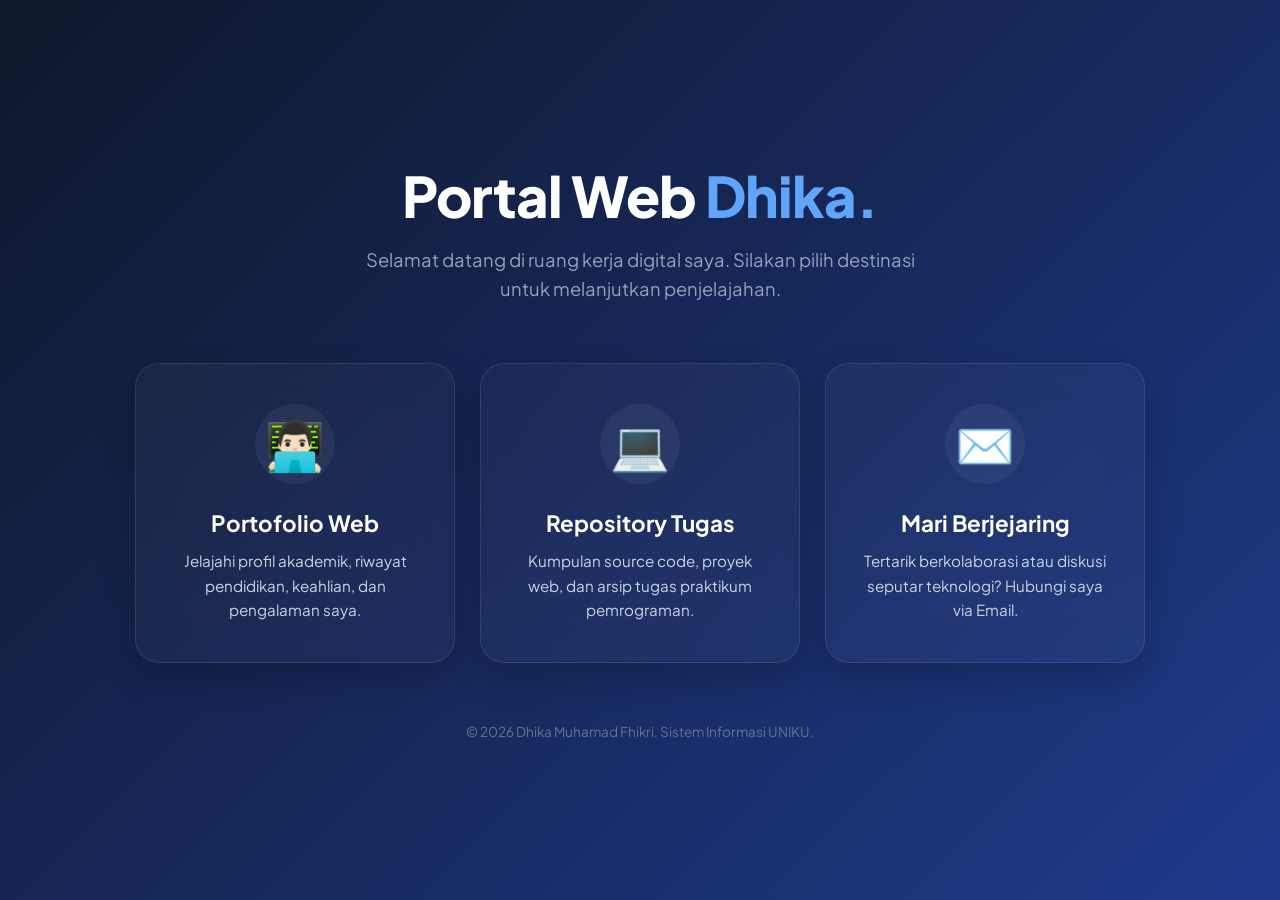
<file: index.html>
<!DOCTYPE html>
<html lang="id">
<head>
    <meta charset="UTF-8">
    <meta name="viewport" content="width=device-width, initial-scale=1.0">
    <title>Portal Web | Dhika Muhamad Fhikri</title>
    <link href="https://fonts.googleapis.com/css2?family=Plus+Jakarta+Sans:wght@400;500;600;700;800&display=swap" rel="stylesheet">
    <style>
        * { margin: 0; padding: 0; box-sizing: border-box; }
        
        body {
            font-family: 'Plus Jakarta Sans', sans-serif;
            
            background: linear-gradient(135deg, #0f172a 0%, #1e3a8a 100%);
            color: white;
            min-height: 100vh;
            display: flex;
            flex-direction: column;
            align-items: center;
            justify-content: center;
            overflow-x: hidden;
            padding: 40px 20px;
        }

        .hero-text {
            text-align: center;
            margin-bottom: 60px;
            animation: fadeInDown 1s ease;
            max-width: 600px;
        }

        .hero-text h1 {
            font-size: 3.5rem;
            font-weight: 800;
            margin-bottom: 15px;
            letter-spacing: -1px;
        }

        .hero-text p {
            font-size: 1.15rem;
            color: #94a3b8;
            line-height: 1.6;
        }

        .hero-text span { color: #60a5fa; }
        
        .card-container {
            display: flex;
            gap: 25px;
            animation: fadeInUp 1s ease 0.2s backwards;
            flex-wrap: wrap;
            justify-content: center;
            max-width: 1200px;
        }
        
        .card {
            background: rgba(255, 255, 255, 0.03);
            backdrop-filter: blur(20px);
            -webkit-backdrop-filter: blur(20px);
            border: 1px solid rgba(255, 255, 255, 0.1);
            border-radius: 24px;
            padding: 40px 30px;
            width: 320px;
            text-align: center;
            text-decoration: none;
            color: white;
            transition: all 0.4s cubic-bezier(0.175, 0.885, 0.32, 1.275);
            box-shadow: 0 15px 35px rgba(0,0,0,0.2);
            display: flex;
            flex-direction: column;
            align-items: center;
        }

        .card:hover {
            transform: translateY(-12px);
            background: rgba(255, 255, 255, 0.08);
            border-color: #60a5fa;
            box-shadow: 0 25px 50px rgba(96, 165, 250, 0.2);
        }

        .card-icon {
            font-size: 3rem;
            margin-bottom: 25px;
            height: 80px;
            width: 80px;
            display: flex;
            align-items: center;
            justify-content: center;
            background: rgba(255,255,255,0.05);
            border-radius: 50%;
            transition: transform 0.4s ease, background 0.4s ease;
        }

        .card:hover .card-icon { 
            transform: scale(1.1) rotate(5deg); 
            background: rgba(96, 165, 250, 0.15);
        }

        .card-title {
            font-size: 1.4rem;
            font-weight: 700;
            margin-bottom: 12px;
            color: #ffffff;
        }

        .card-desc {
            font-size: 0.95rem;
            color: #cbd5e1;
            line-height: 1.6;
        }

        .footer-text {
            margin-top: 60px;
            font-size: 0.85rem;
            color: #64748b;
            animation: fadeIn 1s ease 1s backwards;
        }
        
        @keyframes fadeInDown {
            0% { opacity: 0; transform: translateY(-30px); }
            100% { opacity: 1; transform: translateY(0); }
        }
        @keyframes fadeInUp {
            0% { opacity: 0; transform: translateY(40px); }
            100% { opacity: 1; transform: translateY(0); }
        }
        @keyframes fadeIn {
            0% { opacity: 0; }
            100% { opacity: 1; }
        }
    </style>
</head>
<body>
    
    <div class="hero-text">
        <h1>Portal Web <span>Dhika.</span></h1>
        <p>Selamat datang di ruang kerja digital saya. Silakan pilih destinasi untuk melanjutkan penjelajahan.</p>
    </div>
    
    <div class="card-container">
        
        <a href="BIODATA/BIODATA_DIRI.html" class="card">
            <div class="card-icon">👨🏻‍💻</div>
            <div class="card-title">Portofolio Web</div>
            <div class="card-desc">Jelajahi profil akademik, riwayat pendidikan, keahlian, dan pengalaman saya.</div>
        </a>
        
        
        <a href="https://github.com/20250910004-oss" target="_blank" class="card">
            <div class="card-icon">💻</div>
            <div class="card-title">Repository Tugas</div>
            <div class="card-desc">Kumpulan source code, proyek web, dan arsip tugas praktikum pemrograman.</div>
        </a>

        
        <a href="mailto:dhikamuhamad18@gmail.com" class="card">
            <div class="card-icon">✉️</div>
            <div class="card-title">Mari Berjejaring</div>
            <div class="card-desc">Tertarik berkolaborasi atau diskusi seputar teknologi? Hubungi saya via Email.</div>
        </a>
    </div>

    <div class="footer-text">
        &copy; 2026 Dhika Muhamad Fhikri. Sistem Informasi UNIKU.
    </div>

</body>
</html>
</file>
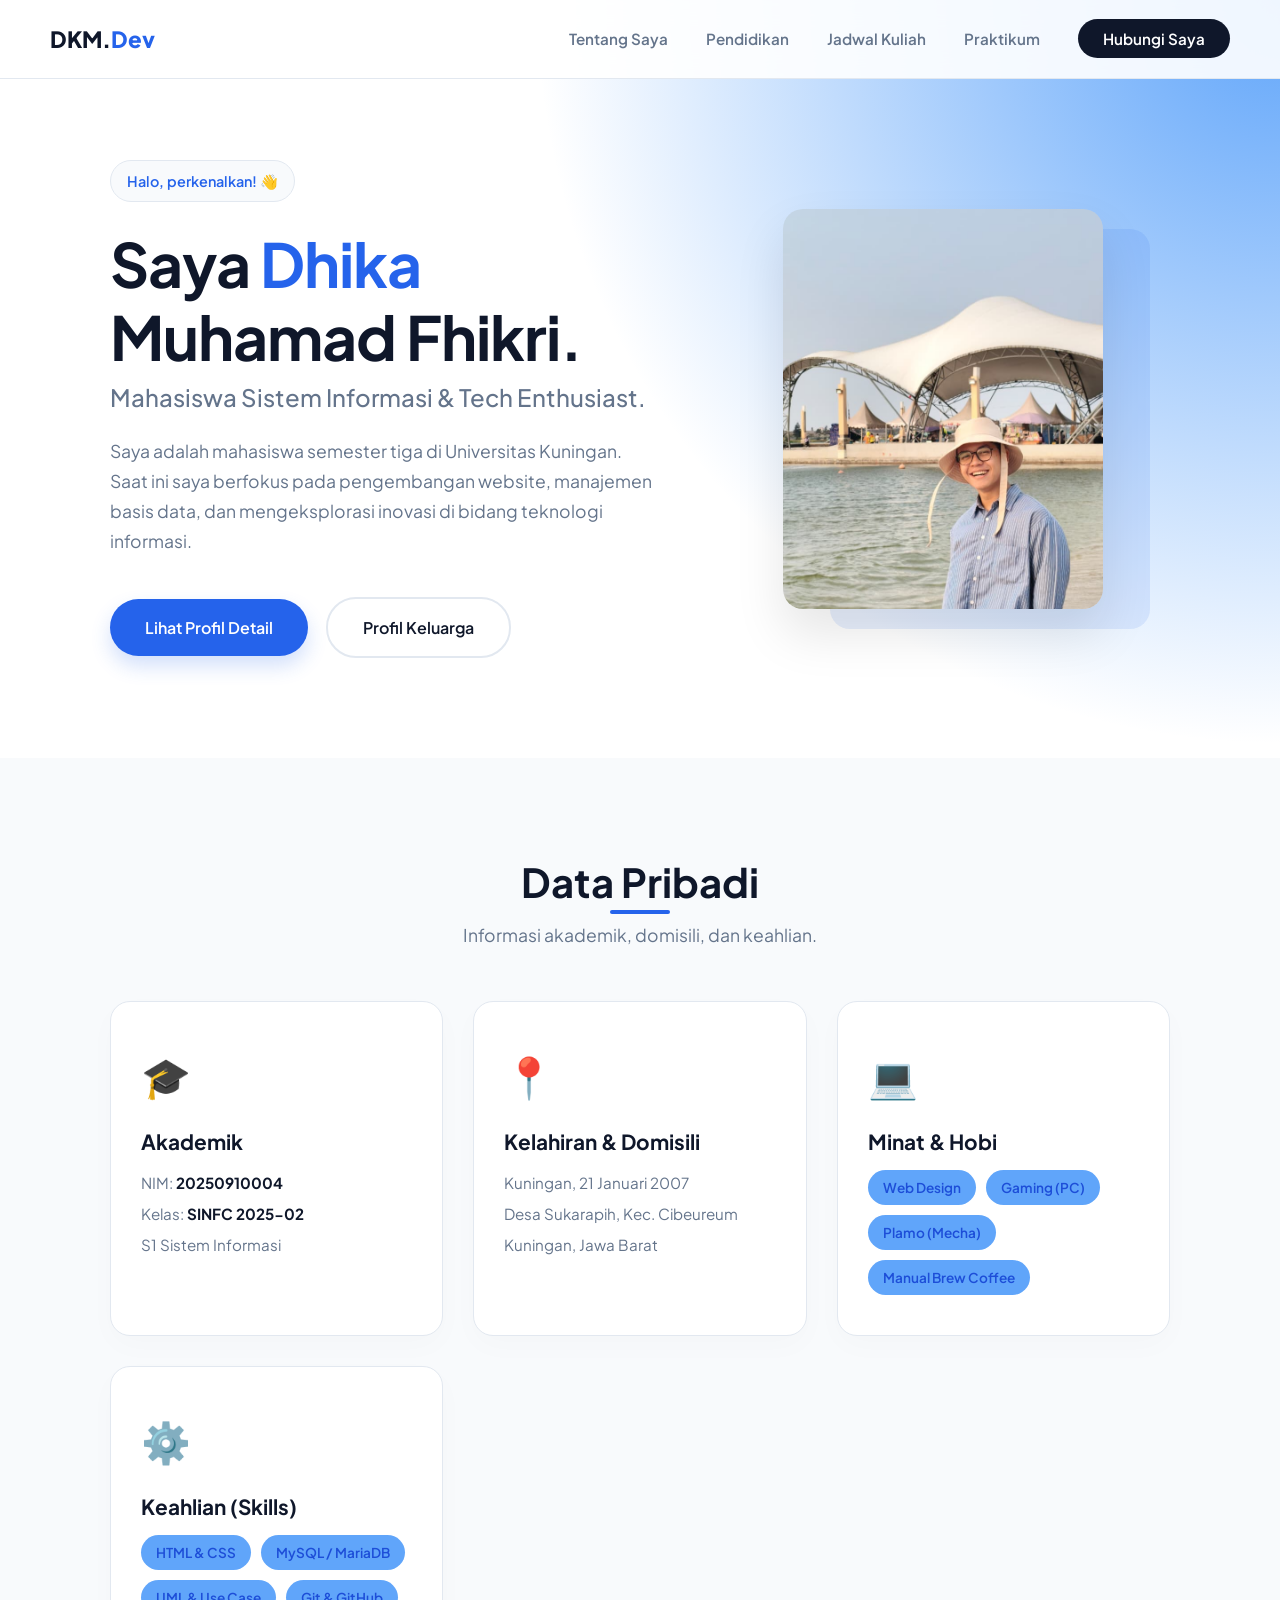
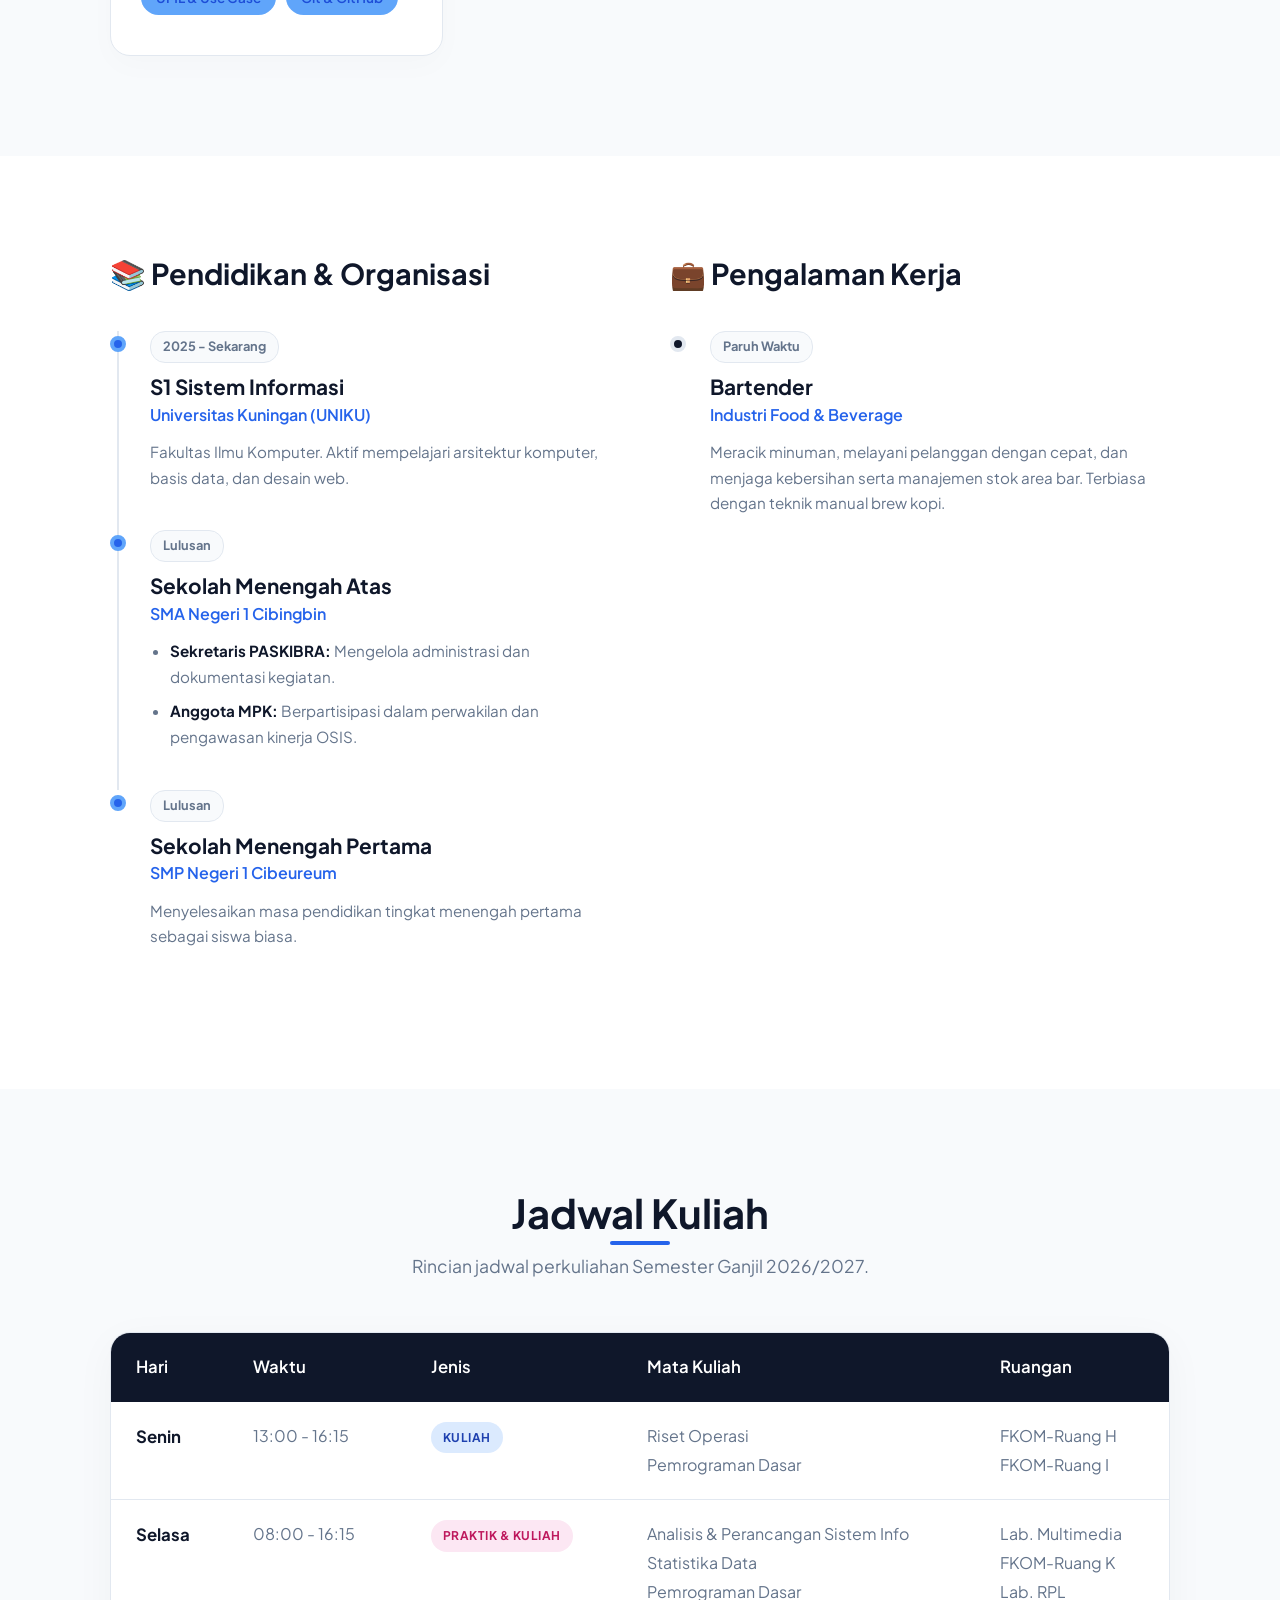
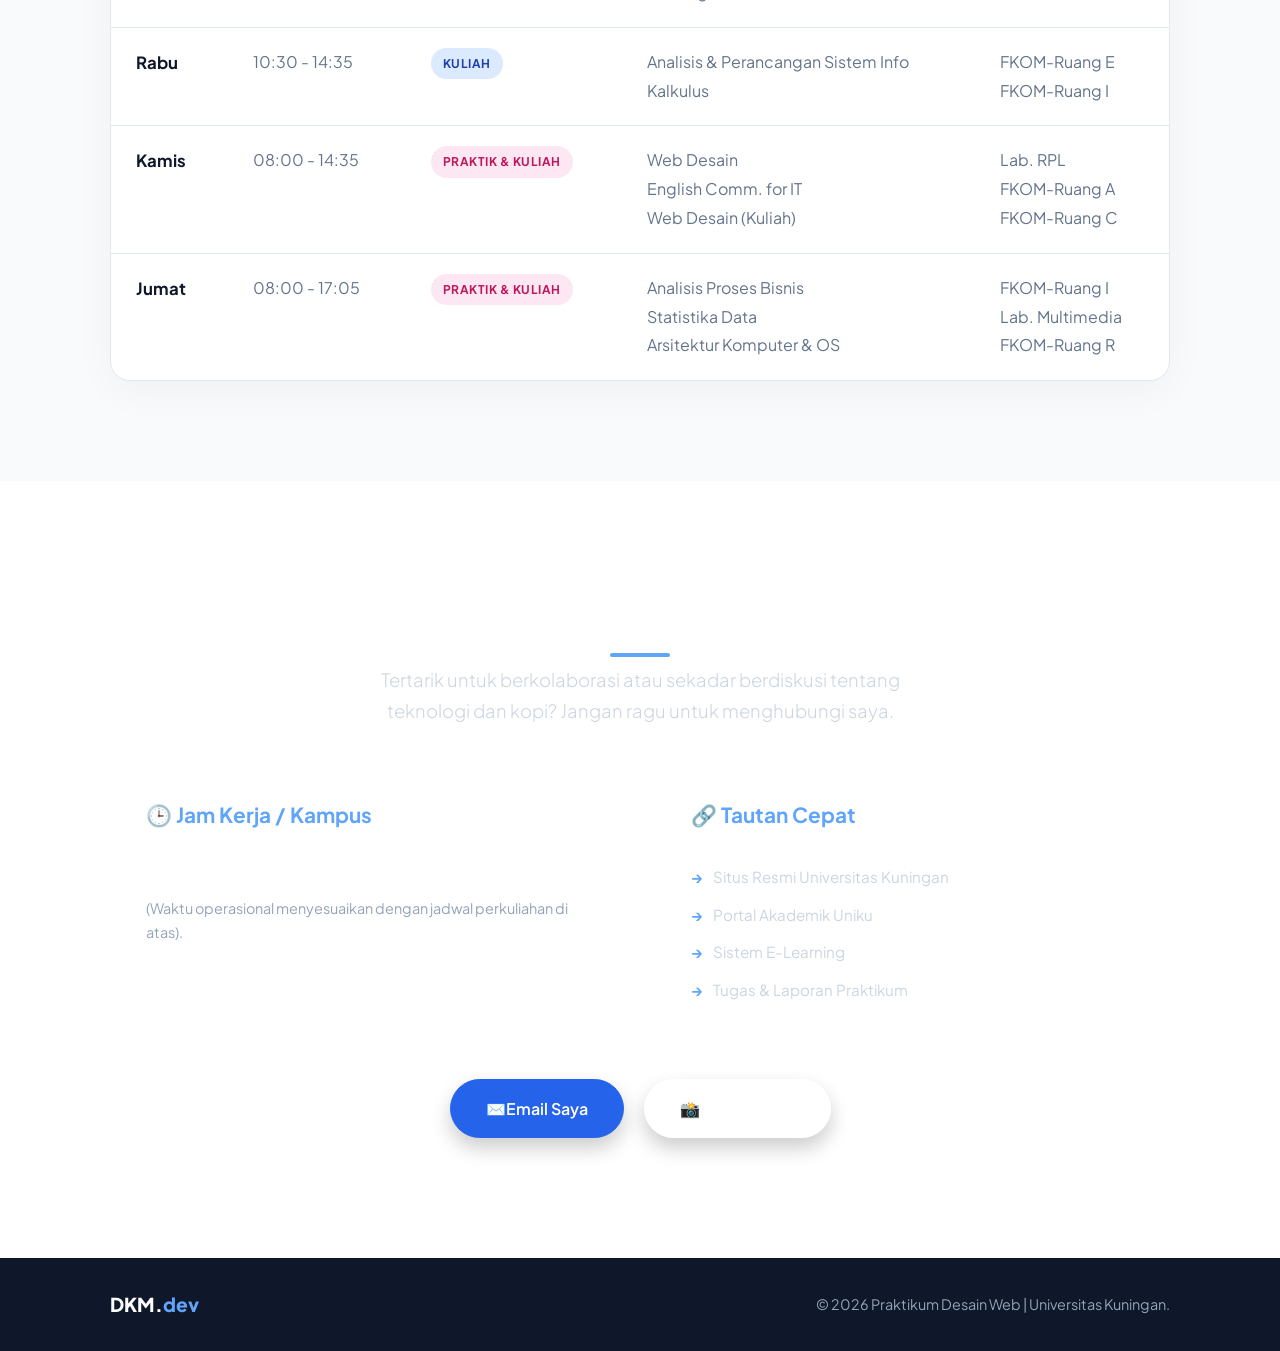
<file: BIODATA/BIODATA_DIRI.html>
<!DOCTYPE html>
<html lang="id">
<head>
    <meta charset="UTF-8">
    <meta name="viewport" content="width=device-width, initial-scale=1.0">
    <title>Dhika Muhamad Fhikri | Portofolio Pribadi</title>
    <link rel="stylesheet" href="style_profil.css">
    <link href="https://fonts.googleapis.com/css2?family=Plus+Jakarta+Sans:wght@300;400;500;600;700;800&display=swap" rel="stylesheet">
</head>
<body>

    <nav class="navbar fade-in-down">
        <div class="nav-brand">DKM.<span>Dev</span></div>
        <div class="nav-menu">
            <a href="#profil-detail">Tentang Saya</a>
            <a href="#pendidikan">Pendidikan</a>
            <a href="#jadwal">Jadwal Kuliah</a>
            <!-- TAMBAHAN: menu Praktikum -->
            <a href="PRAKTIKUM/praktikum.html">Praktikum</a>
            <a href="#kontak" class="btn-nav">Hubungi Saya</a>
        </div>
    </nav>

    <main>
        
        <section class="hero-section">
            <div class="hero-container">
               
                <div class="hero-text fade-in-up">
                    <span class="badge">Halo, perkenalkan! 👋</span>
                    <h1>Saya <span>Dhika</span> Muhamad Fhikri.</h1>
                    <h2>Mahasiswa Sistem Informasi & Tech Enthusiast.</h2>
                    <p>Saya adalah mahasiswa semester tiga di Universitas Kuningan. Saat ini saya berfokus pada pengembangan website, manajemen basis data, dan mengeksplorasi inovasi di bidang teknologi informasi.</p>
                    
                    <div class="hero-actions">
                        <a href="#profil-detail" class="btn-primary">Lihat Profil Detail</a>
                    
                        <a href="../PROFIL_KELUARGA/profile_keluarga_1.html" class="btn-secondary">Profil Keluarga</a>
                    </div>
                </div>

                <div class="hero-image-wrapper fade-in">
                    <img src="WhatsApp Image 2026-10-22 at 13.34.28.jpeg" alt="Foto Dhika" class="hero-img">
                    <div class="img-backdrop"></div>
                </div>
            </div>
        </section>

        <section id="profil-detail" class="section-bg py-large">
            <div class="container">
                <div class="section-header text-center reveal">
                    <h2 class="section-title">Data Pribadi</h2>
                    <p class="subtitle">Informasi akademik, domisili, dan keahlian.</p>
                </div>

                <div class="info-grid reveal">
                    <div class="info-card">
                        <div class="icon">🎓</div>
                        <h3>Akademik</h3>
                        <p>NIM: <strong>20250910004</strong></p>
                        <p>Kelas: <strong>SINFC 2025-02</strong></p>
                        <p>S1 Sistem Informasi</p>
                    </div>
                    
                    <div class="info-card">
                        <div class="icon">📍</div>
                        <h3>Kelahiran & Domisili</h3>
                        <p>Kuningan, 21 Januari 2007</p>
                        <p>Desa Sukarapih, Kec. Cibeureum</p>
                        <p>Kuningan, Jawa Barat</p>
                    </div>

                    <div class="info-card">
                        <div class="icon">💻</div>
                        <h3>Minat & Hobi</h3>
                        <div class="tags">
                            <span>Web Design</span>
                            <span>Gaming (PC)</span>
                            <span>Plamo (Mecha)</span>
                            <span>Manual Brew Coffee</span>
                        </div>
                    </div>

                    <!-- Kartu Skill / Keahlian -->
                    <div class="info-card">
                        <div class="icon">⚙️</div>
                        <h3>Keahlian (Skills)</h3>
                        <div class="tags">
                            <span>HTML & CSS</span>
                            <span>MySQL / MariaDB</span>
                            <span>UML & Use Case</span>
                            <span>Git & GitHub</span>
                        </div>
                    </div>
                </div>
            </div>
        </section>

        <!-- PERBAIKAN: satu </div> berlebih dihapus supaya SMP masuk kolom kiri dan Pengalaman Kerja jadi kolom kanan -->
        <section id="pendidikan" class="py-large">
            <div class="container">
                <div class="timeline-wrapper">
                    
                    <div class="timeline-column reveal">
                        <h2 class="column-title">📚 Pendidikan & Organisasi</h2>
                        
                        <div class="timeline-item">
                            <div class="timeline-dot"></div>
                            <div class="timeline-content">
                                <span class="timeline-date">2025 - Sekarang</span>
                                <h3>S1 Sistem Informasi</h3>
                                <h4>Universitas Kuningan (UNIKU)</h4>
                                <p>Fakultas Ilmu Komputer. Aktif mempelajari arsitektur komputer, basis data, dan desain web.</p>
                            </div>
                        </div>

                        <div class="timeline-item">
                            <div class="timeline-dot"></div>
                            <div class="timeline-content">
                                <span class="timeline-date">Lulusan</span>
                                <h3>Sekolah Menengah Atas</h3>
                                <h4>SMA Negeri 1 Cibingbin</h4>
                                <ul class="org-list">
                                    <li><strong>Sekretaris PASKIBRA:</strong> Mengelola administrasi dan dokumentasi kegiatan.</li>
                                    <li><strong>Anggota MPK:</strong> Berpartisipasi dalam perwakilan dan pengawasan kinerja OSIS.</li>
                                </ul>
                            </div>
                        </div>

                        <div class="timeline-item">
                            <div class="timeline-dot"></div>
                            <div class="timeline-content">
                                <span class="timeline-date">Lulusan</span>
                                <h3>Sekolah Menengah Pertama</h3>
                                <h4>SMP Negeri 1 Cibeureum</h4>
                                <p>Menyelesaikan masa pendidikan tingkat menengah pertama sebagai siswa biasa.</p>
                            </div>
                        </div>
                    </div>

                    <div class="timeline-column reveal" id="pengalaman">
                        <h2 class="column-title">💼 Pengalaman Kerja</h2>
                        
                        <div class="timeline-item">
                            <div class="timeline-dot accent-dot"></div>
                            <div class="timeline-content">
                                <span class="timeline-date">Paruh Waktu</span>
                                <h3>Bartender</h3>
                                <h4>Industri Food & Beverage</h4>
                                <p>Meracik minuman, melayani pelanggan dengan cepat, dan menjaga kebersihan serta manajemen stok area bar. Terbiasa dengan teknik manual brew kopi.</p>
                            </div>
                        </div>
                    </div>
                </div>
            </div>
        </section>

        
        <section id="jadwal" class="section-bg py-large">
            <div class="container">
                <div class="section-header text-center reveal">
                    <h2 class="section-title">Jadwal Kuliah</h2>
                    <p class="subtitle">Rincian jadwal perkuliahan Semester Ganjil 2026/2027.</p>
                </div>
                
                <div class="table-responsive reveal">
                    <table class="schedule-table">
                        <thead>
                            <tr>
                                <th>Hari</th>
                                <th>Waktu</th>
                                <th>Jenis</th>
                                <th>Mata Kuliah</th>
                                <th>Ruangan</th>
                            </tr>
                        </thead>
                        <tbody>
                            <tr>
                                <td><strong>Senin</strong></td>
                                <td>13:00 - 16:15</td>
                                <td><span class="badge-sm badge-kuliah">Kuliah</span></td>
                                <td>Riset Operasi<br>Pemrograman Dasar</td>
                                <td>FKOM-Ruang H<br>FKOM-Ruang I</td>
                            </tr>
                            <tr>
                                <td><strong>Selasa</strong></td>
                                <td>08:00 - 16:15</td>
                                <td><span class="badge-sm badge-mix">Praktik & Kuliah</span></td>
                                <td>Analisis & Perancangan Sistem Info<br>Statistika Data<br>Pemrograman Dasar</td>
                                <td>Lab. Multimedia<br>FKOM-Ruang K<br>Lab. RPL</td>
                            </tr>
                            <tr>
                                <td><strong>Rabu</strong></td>
                                <td>10:30 - 14:35</td>
                                <td><span class="badge-sm badge-kuliah">Kuliah</span></td>
                                <td>Analisis & Perancangan Sistem Info<br>Kalkulus</td>
                                <td>FKOM-Ruang E<br>FKOM-Ruang I</td>
                            </tr>
                            <tr>
                                <td><strong>Kamis</strong></td>
                                <td>08:00 - 14:35</td>
                                <td><span class="badge-sm badge-mix">Praktik & Kuliah</span></td>
                                <td>Web Desain<br>English Comm. for IT<br>Web Desain (Kuliah)</td>
                                <td>Lab. RPL<br>FKOM-Ruang A<br>FKOM-Ruang C</td>
                            </tr>
                            <tr>
                                <td><strong>Jumat</strong></td>
                                <td>08:00 - 17:05</td>
                                <td><span class="badge-sm badge-mix">Praktik & Kuliah</span></td>
                                <td>Analisis Proses Bisnis<br>Statistika Data<br>Arsitektur Komputer & OS</td>
                                <td>FKOM-Ruang I<br>Lab. Multimedia<br>FKOM-Ruang R</td>
                            </tr>
                        </tbody>
                    </table>
                </div>
            </div>
        </section>

        <section id="kontak" class="contact-section py-large">
            <div class="container reveal">
                <div class="text-center">
                    <h2 class="section-title">Mari Berjejaring</h2>
                    <p class="subtitle contact-sub">Tertarik untuk berkolaborasi atau sekadar berdiskusi tentang teknologi dan kopi? Jangan ragu untuk menghubungi saya.</p>
                </div>
                
                
                <div class="contact-info-grid">
                    <div class="contact-info-card">
                        <h3>🕒 Jam Kerja / Kampus</h3>
                        <p><strong>Senin - Jumat | 08.00 - 17.05 WIB</strong></p>
                        <p style="color: #94a3b8; font-size: 0.9rem; margin-top: 5px;">(Waktu operasional menyesuaikan dengan jadwal perkuliahan di atas).</p>
                    </div>
                    <div class="contact-info-card">
                        <h3>🔗 Tautan Cepat</h3>
                        <div class="quick-links">
                            <a href="https://uniku.ac.id" target="_blank">Situs Resmi Universitas Kuningan</a>
                            <a href="#">Portal Akademik Uniku</a>
                            <a href="#">Sistem E-Learning</a>
                            <!-- TAMBAHAN: href diarahkan ke halaman Praktikum -->
                            <a href="PRAKTIKUM/praktikum.html">Tugas & Laporan Praktikum</a>
                        </div>
                    </div>
                </div>

                <div class="contact-links text-center" style="margin-top: 40px;">
                    <a href="mailto:dhikamuhamad18@gmail.com" class="contact-btn email-btn">
                        <span class="icon">✉️</span> Email Saya
                    </a>
                    <a href="https://instagram.com/fhikridhika" target="_blank" class="contact-btn ig-btn">
                        <span class="icon">📸</span> @fhikridhika
                    </a>
                </div>
            </div>
        </section>
    </main>

    <footer>
        <div class="container">
            <div class="footer-inner">
                <div class="footer-brand">DKM.<span>dev</span></div>
                <p>&copy; 2026 Praktikum Desain Web | Universitas Kuningan.</p>
            </div>
        </div>
    </footer>

</body>
</html>
</file>
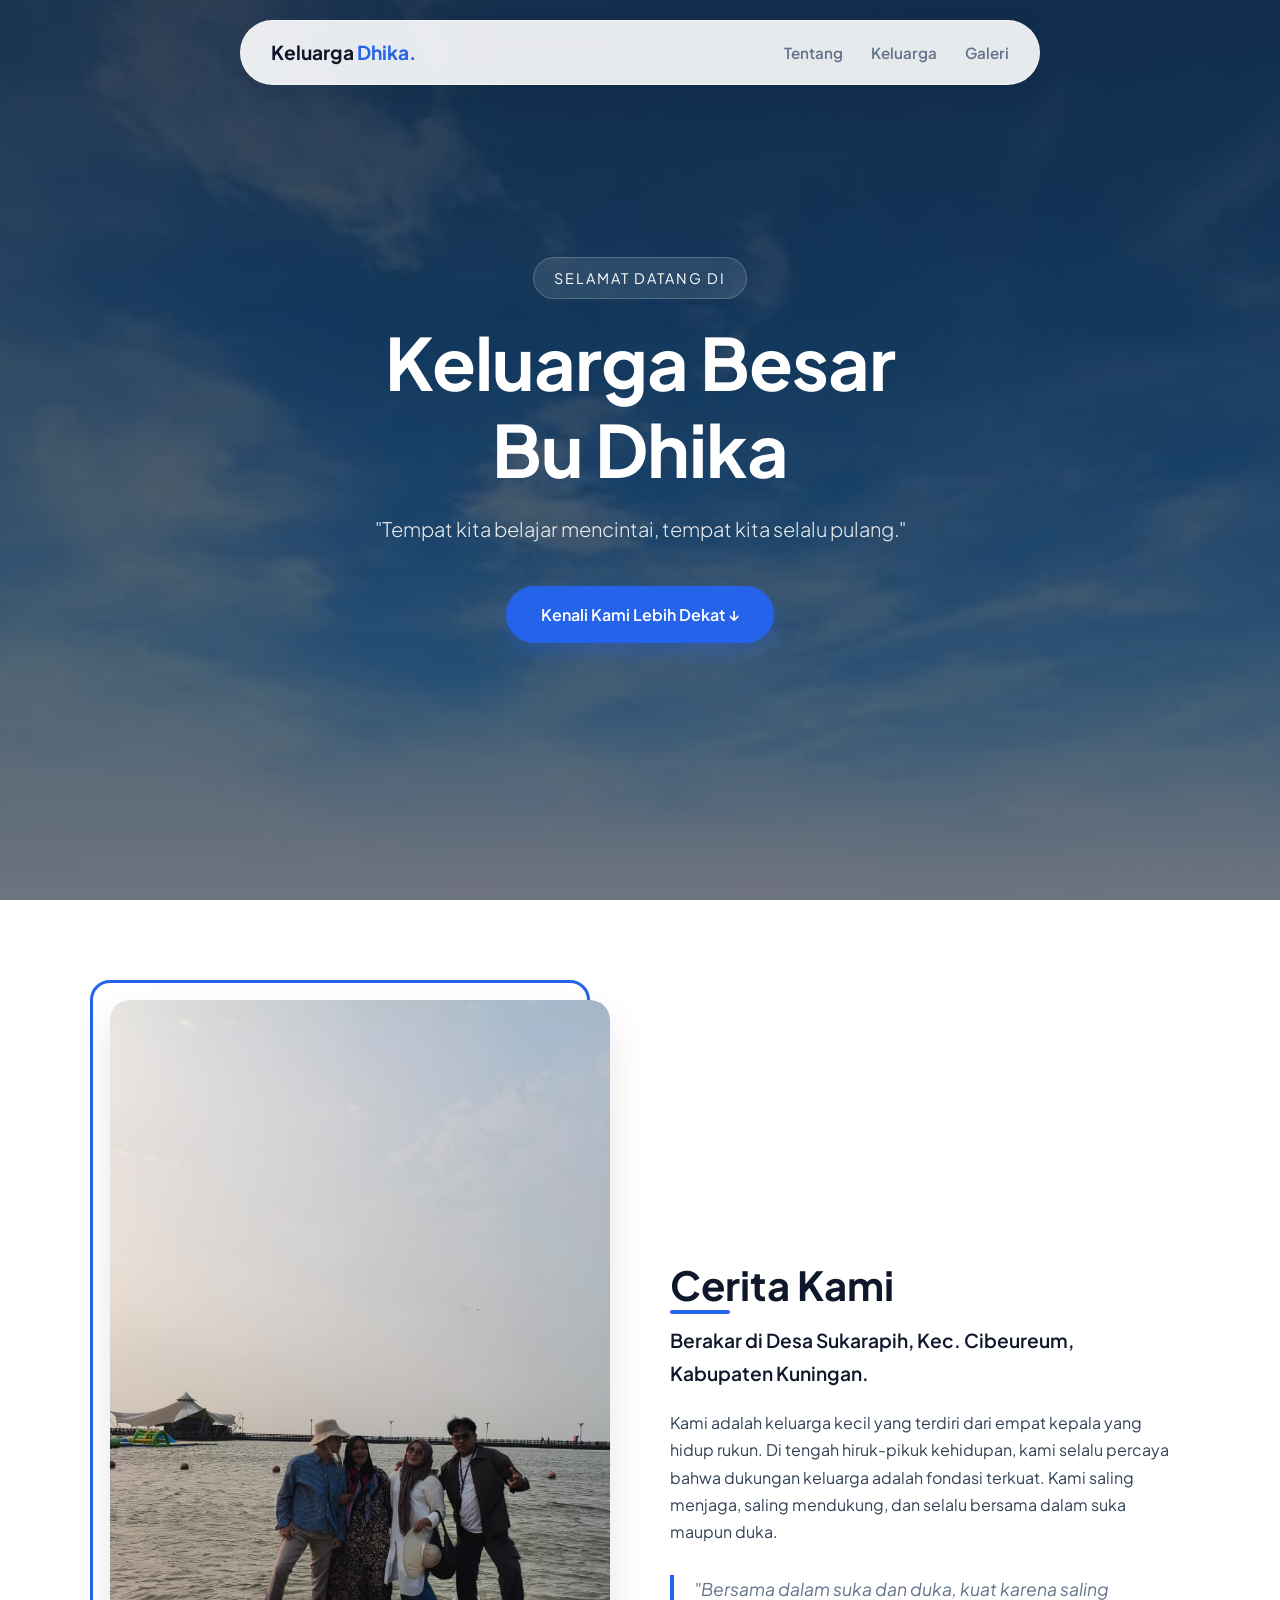
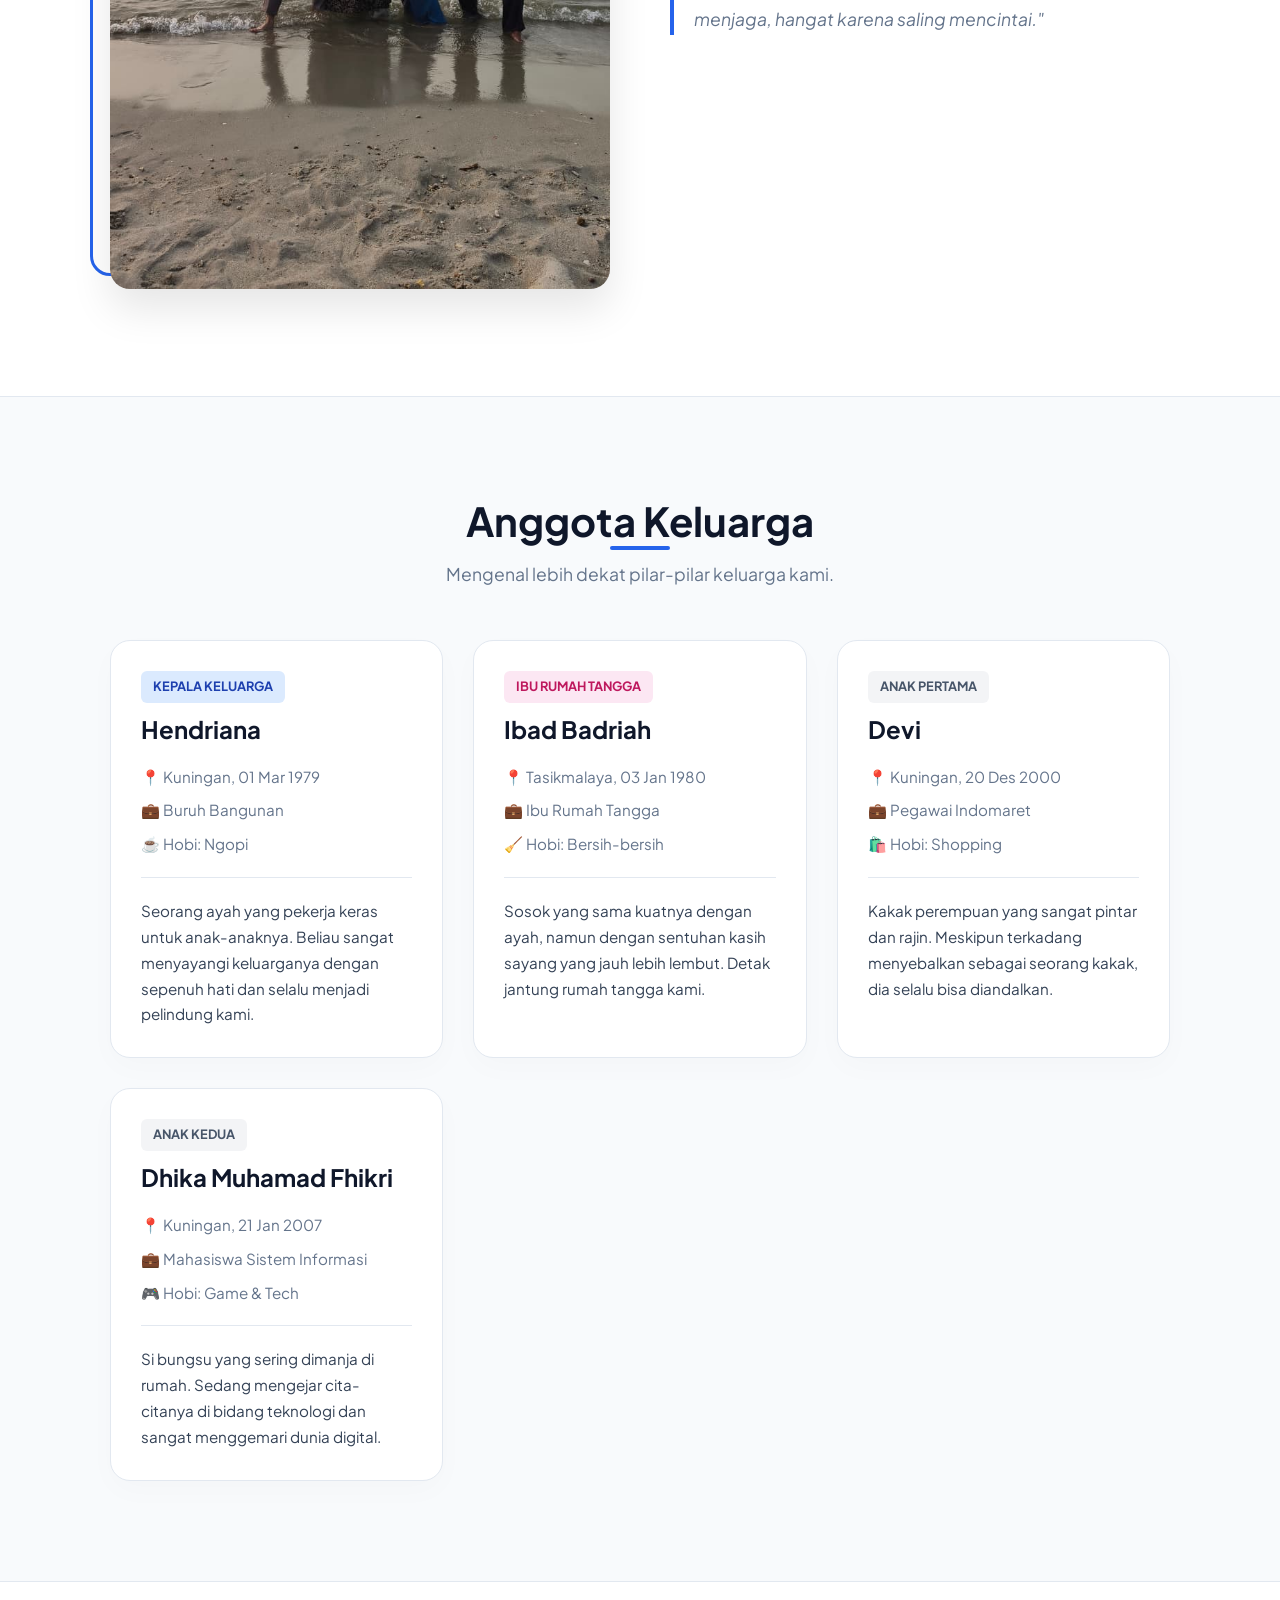
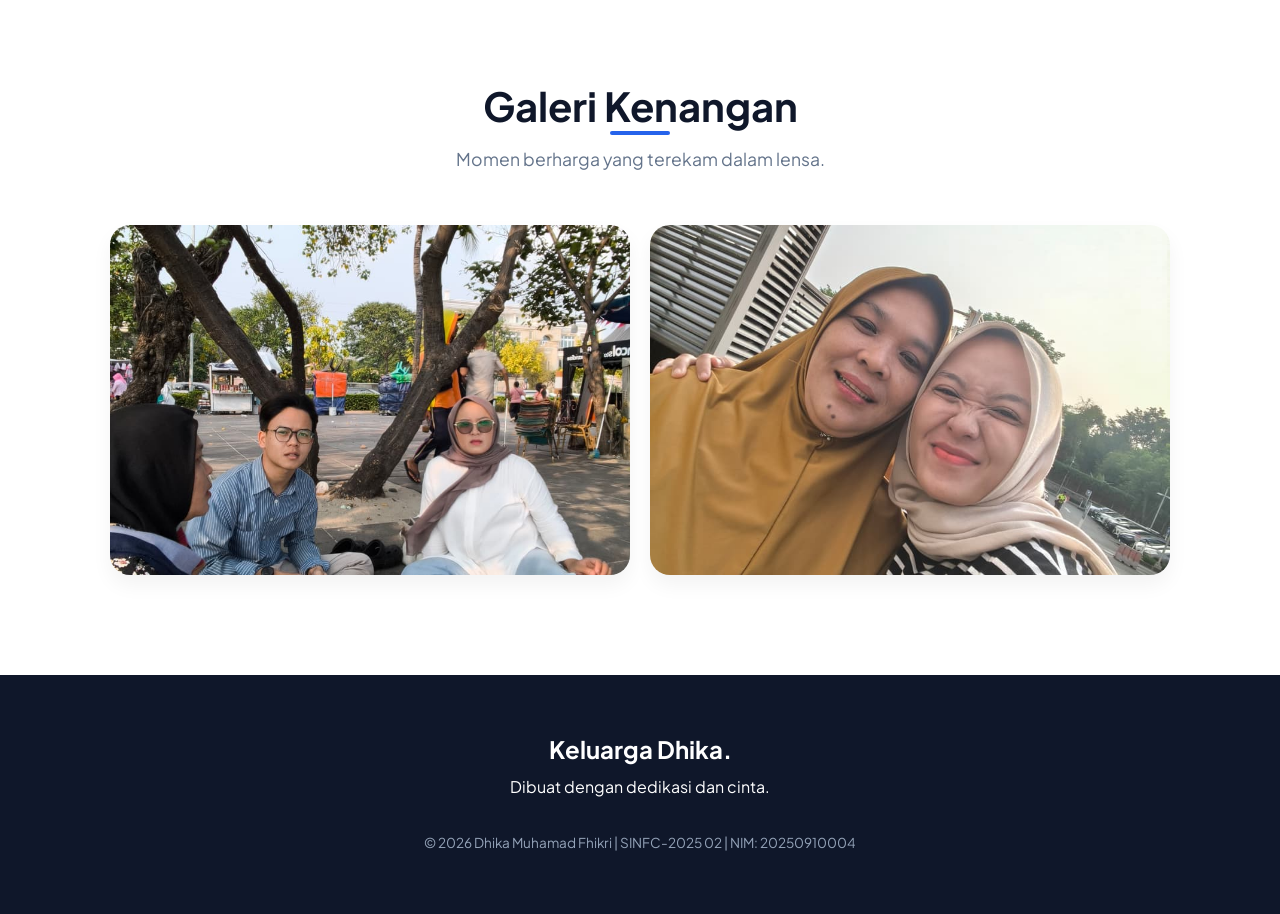
<file: PROFIL_KELUARGA/profile_keluarga_1.html>
<!DOCTYPE html>
<html lang="id">
<head>
    <meta charset="UTF-8">
    <meta name="viewport" content="width=device-width, initial-scale=1.0">
    <title>Keluarga Dhika | Profil Resmi</title>
    <link rel="stylesheet" href="style_keluarga.css">
    <!-- Menggunakan Font Premium -->
    <link href="https://fonts.googleapis.com/css2?family=Plus+Jakarta+Sans:ital,wght@0,300;0,400;0,600;0,700;1,400&display=swap" rel="stylesheet">
</head>
<body>

    
    <nav class="navbar fade-in-down">
        <div class="nav-brand">Keluarga <span>Dhika.</span></div>
        <div class="nav-menu">
            <a href="#tentang">Tentang</a>
            <a href="#anggota">Keluarga</a>
            <a href="#galeri">Galeri</a>
        </div>
    </nav>

    
    <header class="hero">
        <div class="hero-content fade-in-up">
            <span class="hero-badge">Selamat Datang di</span>
            <h1>Keluarga Besar<br>Bu Dhika</h1>
            <p>"Tempat kita belajar mencintai, tempat kita selalu pulang."</p>
            <a href="#tentang" class="btn-primary">Kenali Kami Lebih Dekat ↓</a>
        </div>
    </header>

    <main>
        
        <section id="tentang" class="section-container">
            <div class="about-grid">
                <div class="about-image-wrapper reveal">
                    <img src="WhatsApp Image 2026-10-22 at 13.34.11.jpeg" alt="Foto Keluarga" class="about-img">
                    <div class="image-accent"></div>
                </div>
                <div class="about-text reveal">
                    <h2 class="section-title">Cerita Kami</h2>
                    <p class="lead-text">Berakar di Desa Sukarapih, Kec. Cibeureum, Kabupaten Kuningan.</p>
                    <p>Kami adalah keluarga kecil yang terdiri dari empat kepala yang hidup rukun. Di tengah hiruk-pikuk kehidupan, kami selalu percaya bahwa dukungan keluarga adalah fondasi terkuat. Kami saling menjaga, saling mendukung, dan selalu bersama dalam suka maupun duka.</p>
                    <blockquote class="modern-quote">
                        "Bersama dalam suka dan duka, kuat karena saling menjaga, hangat karena saling mencintai."
                    </blockquote>
                </div>
            </div>
        </section>

        
        <section id="anggota" class="section-bg">
            <div class="section-container">
                <div class="text-center reveal">
                    <h2 class="section-title">Anggota Keluarga</h2>
                    <p class="subtitle">Mengenal lebih dekat pilar-pilar keluarga kami.</p>
                </div>

                <div class="members-grid">
                    
                    <div class="member-card reveal">
                        <div class="card-header">
                            <span class="role-badge ayah">Kepala Keluarga</span>
                            <h3>Hendriana</h3>
                        </div>
                        <div class="card-body">
                            <ul class="meta-data">
                                <li>📍 Kuningan, 01 Mar 1979</li>
                                <li>💼 Buruh Bangunan</li>
                                <li>☕ Hobi: Ngopi</li>
                            </ul>
                            <div class="divider"></div>
                            <p class="bio">Seorang ayah yang pekerja keras untuk anak-anaknya. Beliau sangat menyayangi keluarganya dengan sepenuh hati dan selalu menjadi pelindung kami.</p>
                        </div>
                    </div>

                   
                    <div class="member-card reveal">
                        <div class="card-header">
                            <span class="role-badge ibu">Ibu Rumah Tangga</span>
                            <h3>Ibad Badriah</h3>
                        </div>
                        <div class="card-body">
                            <ul class="meta-data">
                                <li>📍 Tasikmalaya, 03 Jan 1980</li>
                                <li>💼 Ibu Rumah Tangga</li>
                                <li>🧹 Hobi: Bersih-bersih</li>
                            </ul>
                            <div class="divider"></div>
                            <p class="bio">Sosok yang sama kuatnya dengan ayah, namun dengan sentuhan kasih sayang yang jauh lebih lembut. Detak jantung rumah tangga kami.</p>
                        </div>
                    </div>

                    
                    <div class="member-card reveal">
                        <div class="card-header">
                            <span class="role-badge anak">Anak Pertama</span>
                            <h3>Devi</h3>
                        </div>
                        <div class="card-body">
                            <ul class="meta-data">
                                <li>📍 Kuningan, 20 Des 2000</li>
                                <li>💼 Pegawai Indomaret</li>
                                <li>🛍️ Hobi: Shopping</li>
                            </ul>
                            <div class="divider"></div>
                            <p class="bio">Kakak perempuan yang sangat pintar dan rajin. Meskipun terkadang menyebalkan sebagai seorang kakak, dia selalu bisa diandalkan.</p>
                        </div>
                    </div>

                    
                    <div class="member-card reveal">
                        <div class="card-header">
                            <span class="role-badge anak">Anak Kedua</span>
                            <h3>Dhika Muhamad Fhikri</h3>
                        </div>
                        <div class="card-body">
                            <ul class="meta-data">
                                <li>📍 Kuningan, 21 Jan 2007</li>
                                <li>💼 Mahasiswa Sistem Informasi</li>
                                <li>🎮 Hobi: Game & Tech</li>
                            </ul>
                            <div class="divider"></div>
                            <p class="bio">Si bungsu yang sering dimanja di rumah. Sedang mengejar cita-citanya di bidang teknologi dan sangat menggemari dunia digital.</p>
                        </div>
                    </div>
                </div>
            </div>
        </section>

        
        <section id="galeri" class="section-container">
            <div class="text-center reveal">
                <h2 class="section-title">Galeri Kenangan</h2>
                <p class="subtitle">Momen berharga yang terekam dalam lensa.</p>
            </div>
            
            <div class="gallery-grid">
                <div class="gallery-item reveal">
                    <img src="WhatsApp Image 2026-10-22 at 14.11.41.jpeg" alt="Liburan Ancol">
                    <div class="overlay">
                        <h4>Liburan di Ancol</h4>
                    </div>
                </div>
                <div class="gallery-item reveal">
                    <img src="WhatsApp Image 2026-10-22 at 14.11.42.jpeg" alt="CFD">
                    <div class="overlay">
                        <h4>Momen CFD</h4>
                    </div>
                </div>
            </div>
        </section>
    </main>

    <footer>
        <div class="footer-content">
            <h2>Keluarga Dhika.</h2>
            <p>Dibuat dengan dedikasi dan cinta.</p>
            <p class="copyright">&copy; 2026 Dhika Muhamad Fhikri | SINFC-2025 02 | NIM: 20250910004</p>
        </div>
    </footer>

</body>
</html>
</file>
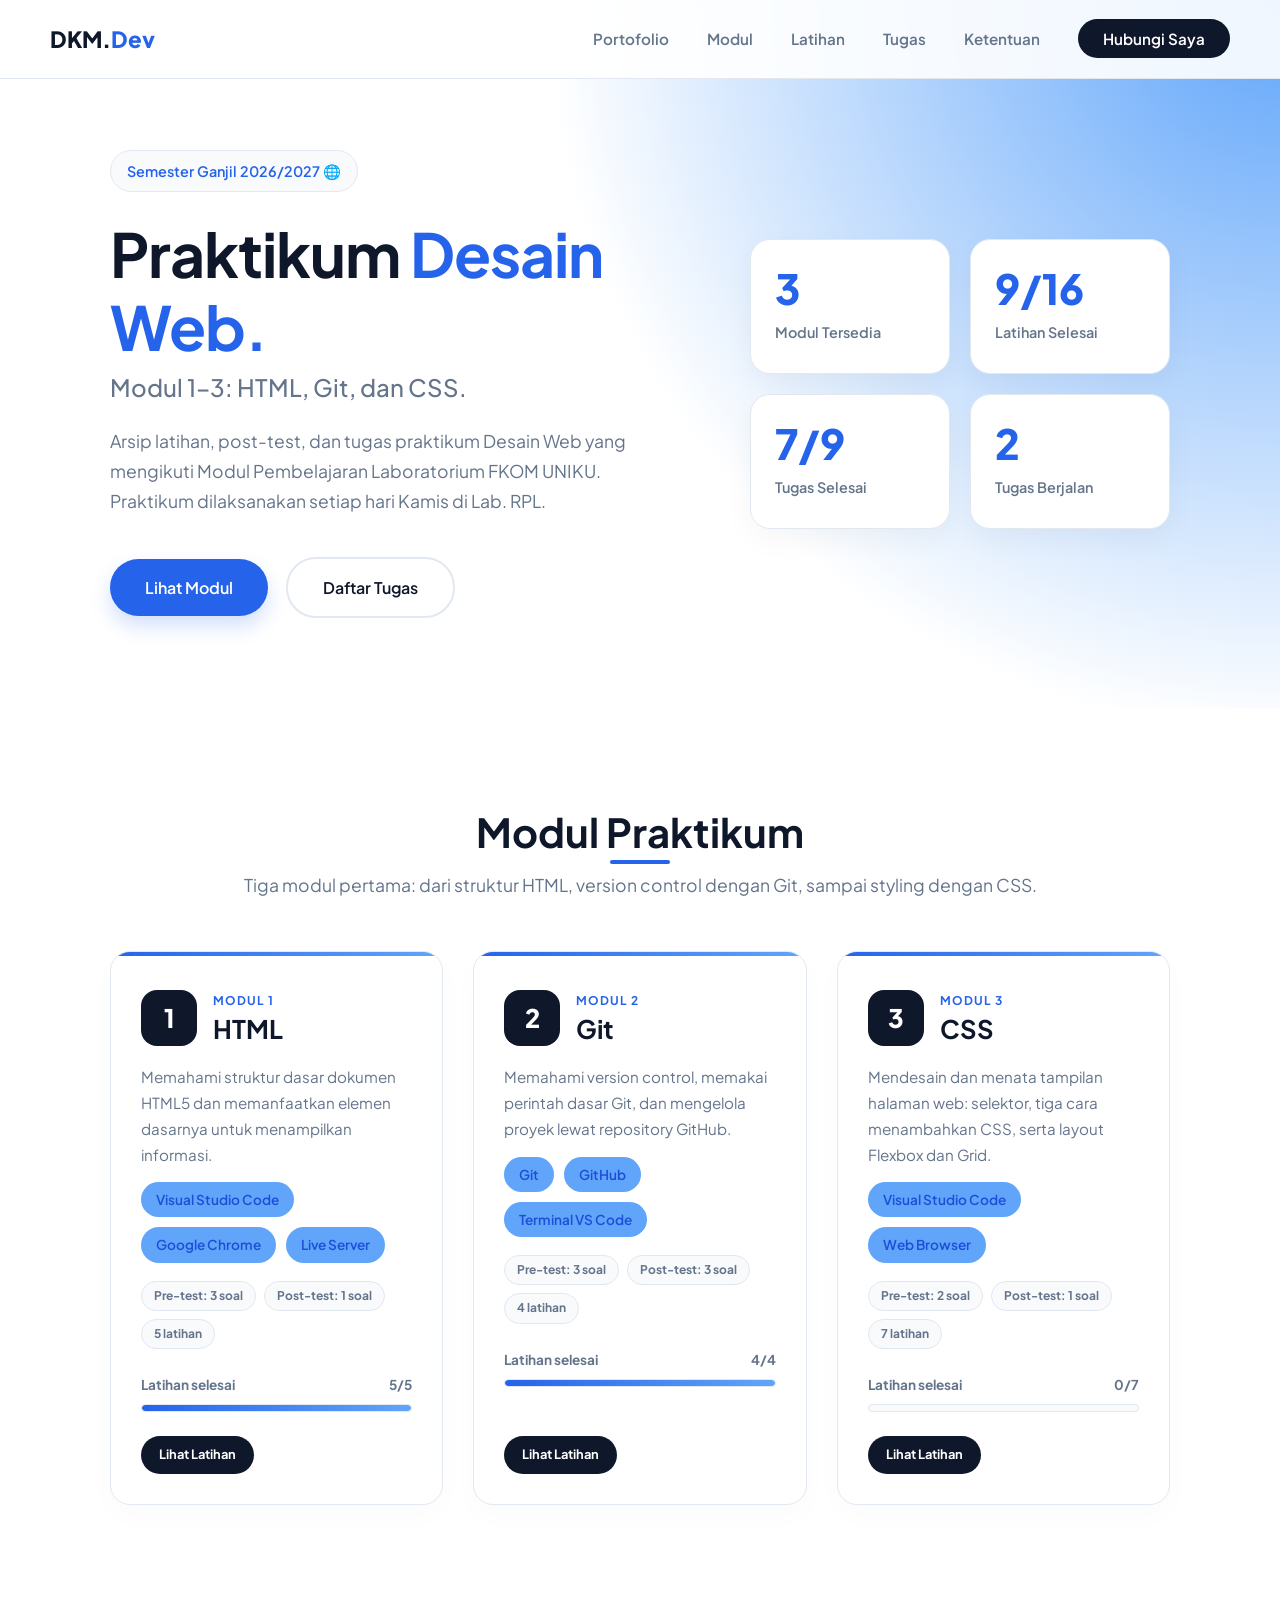
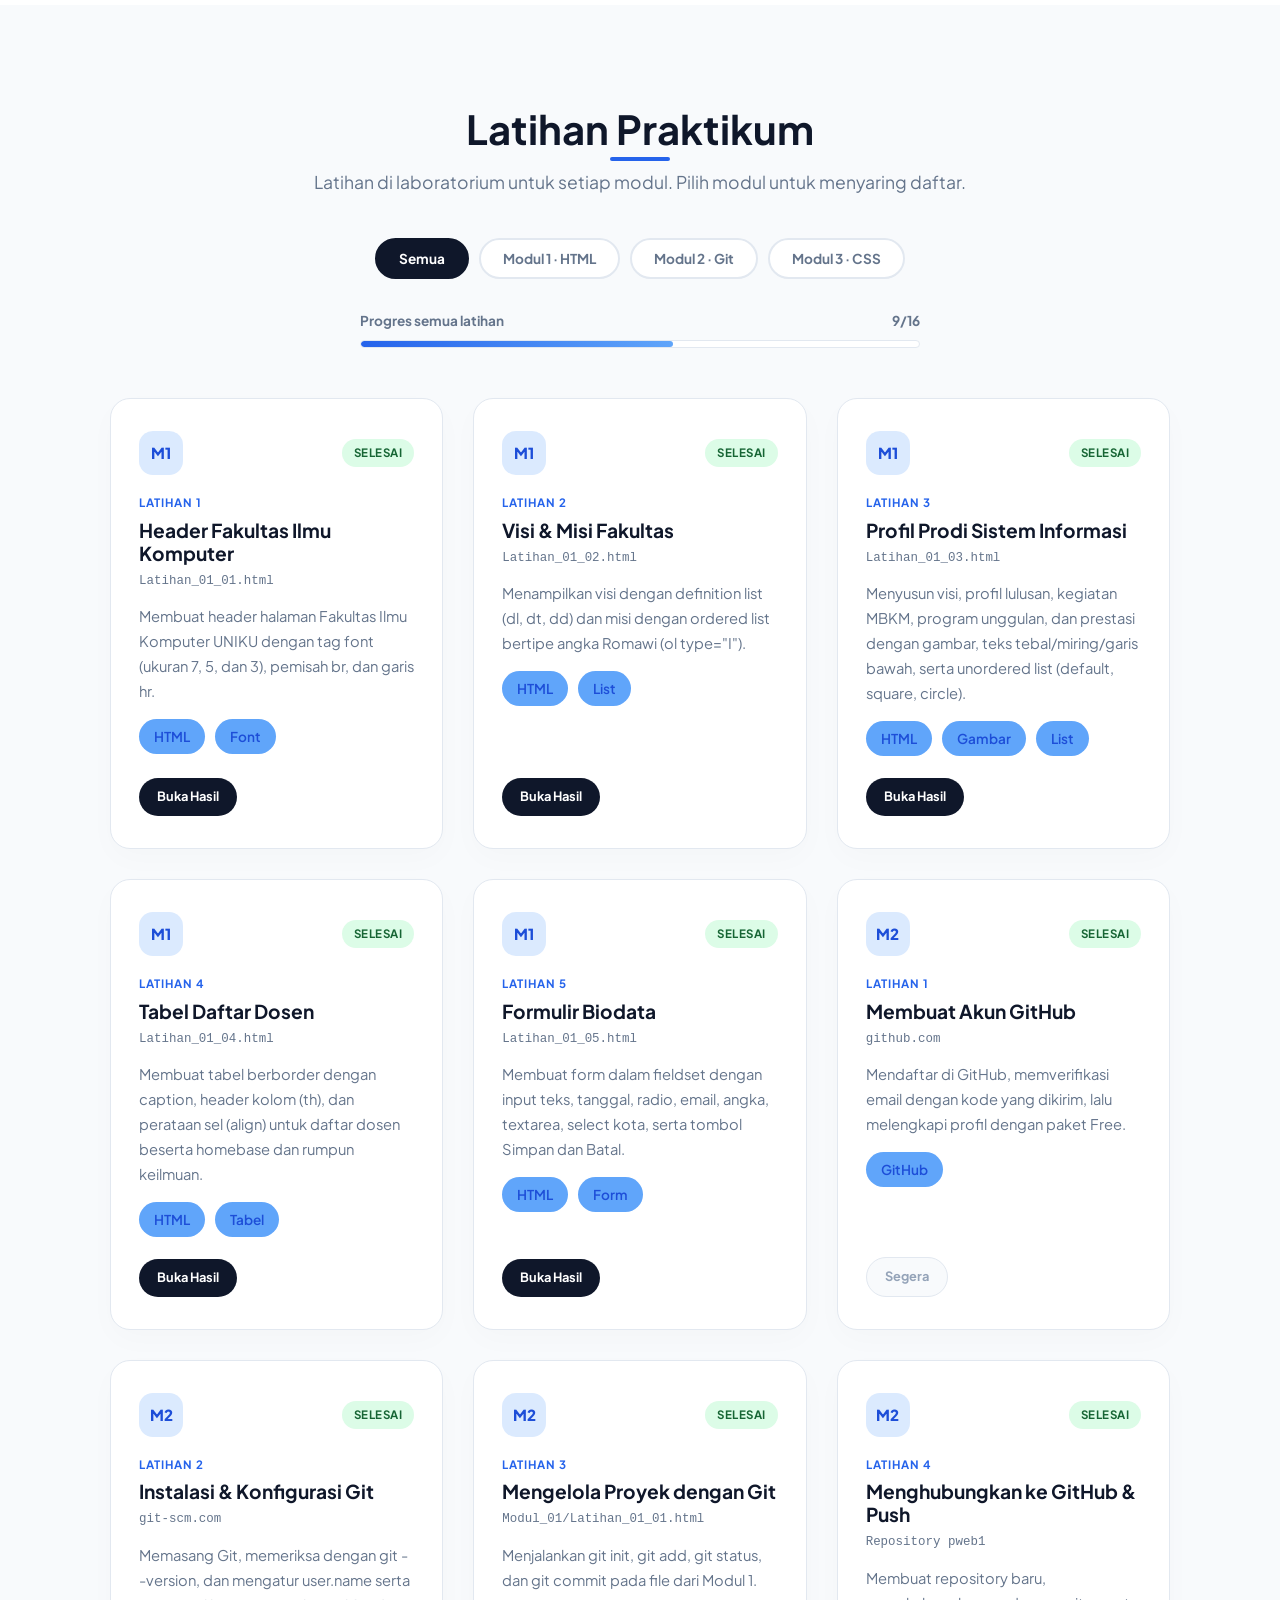
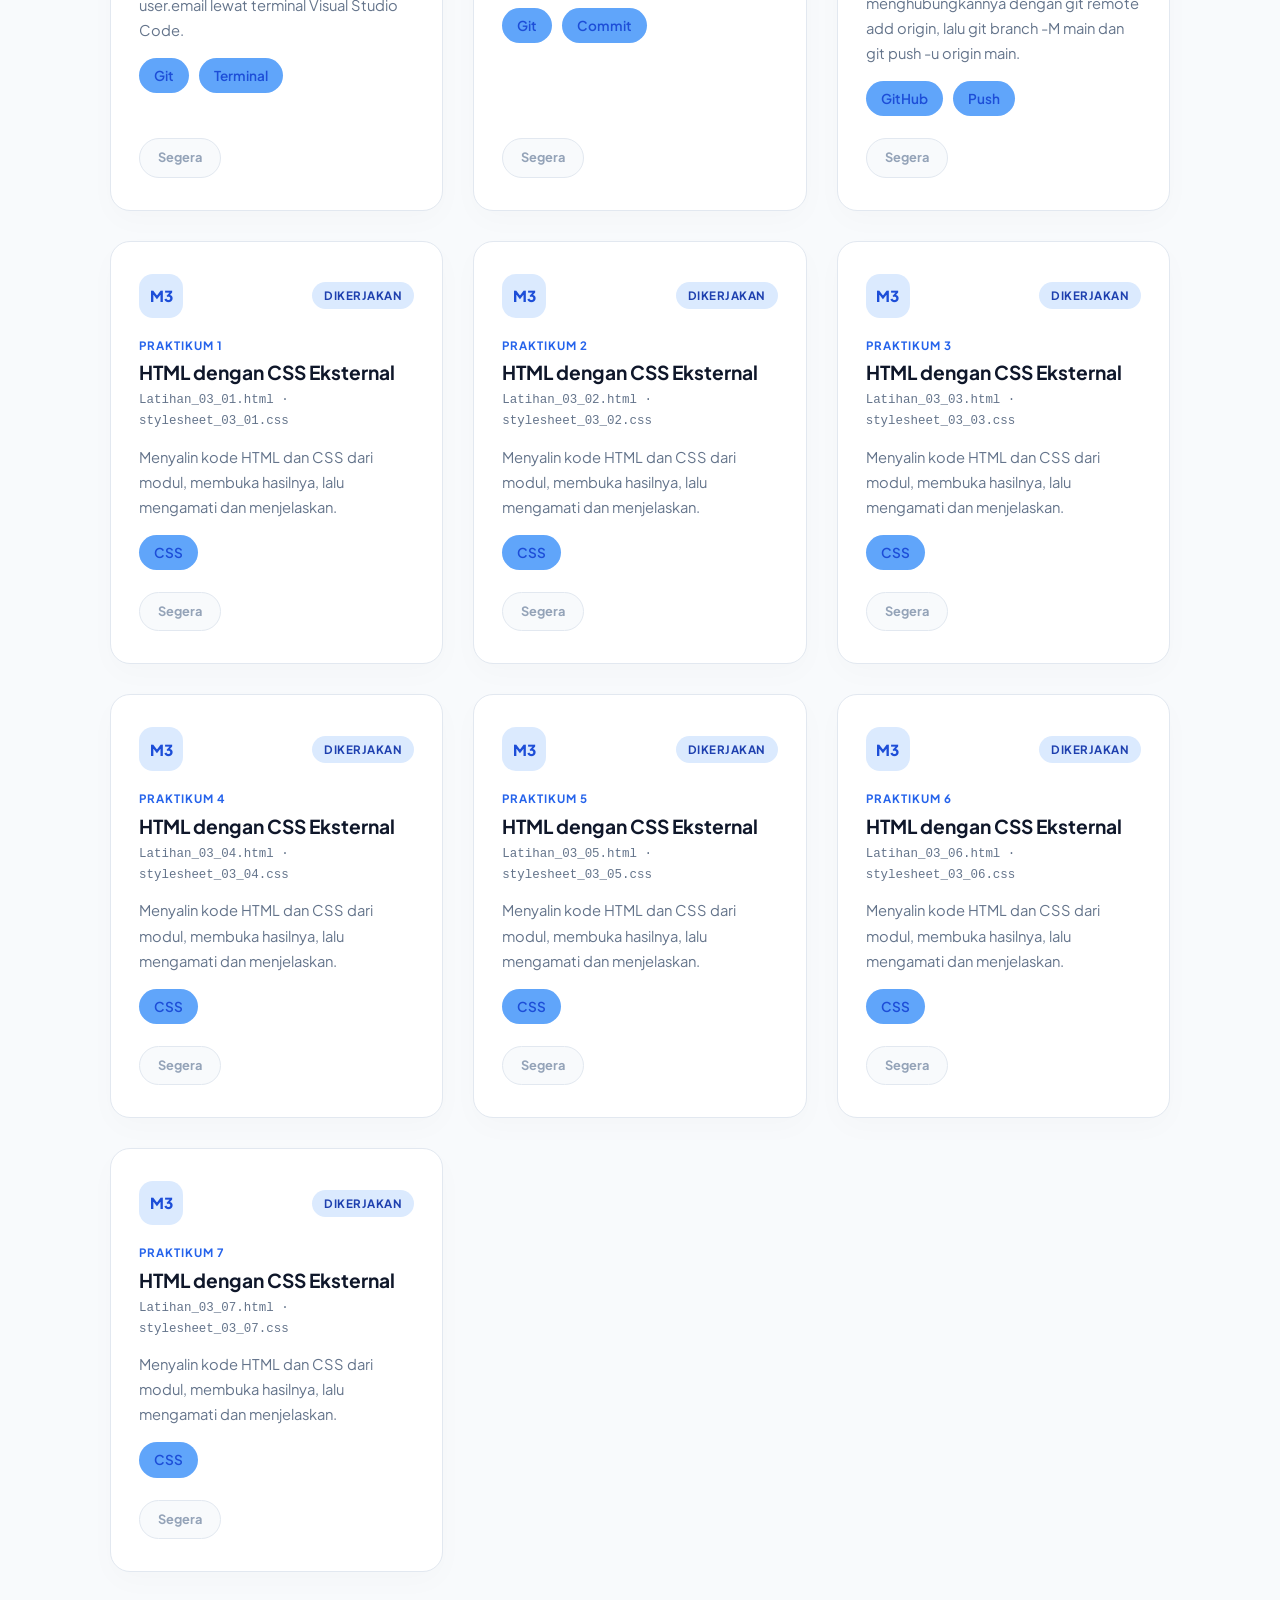
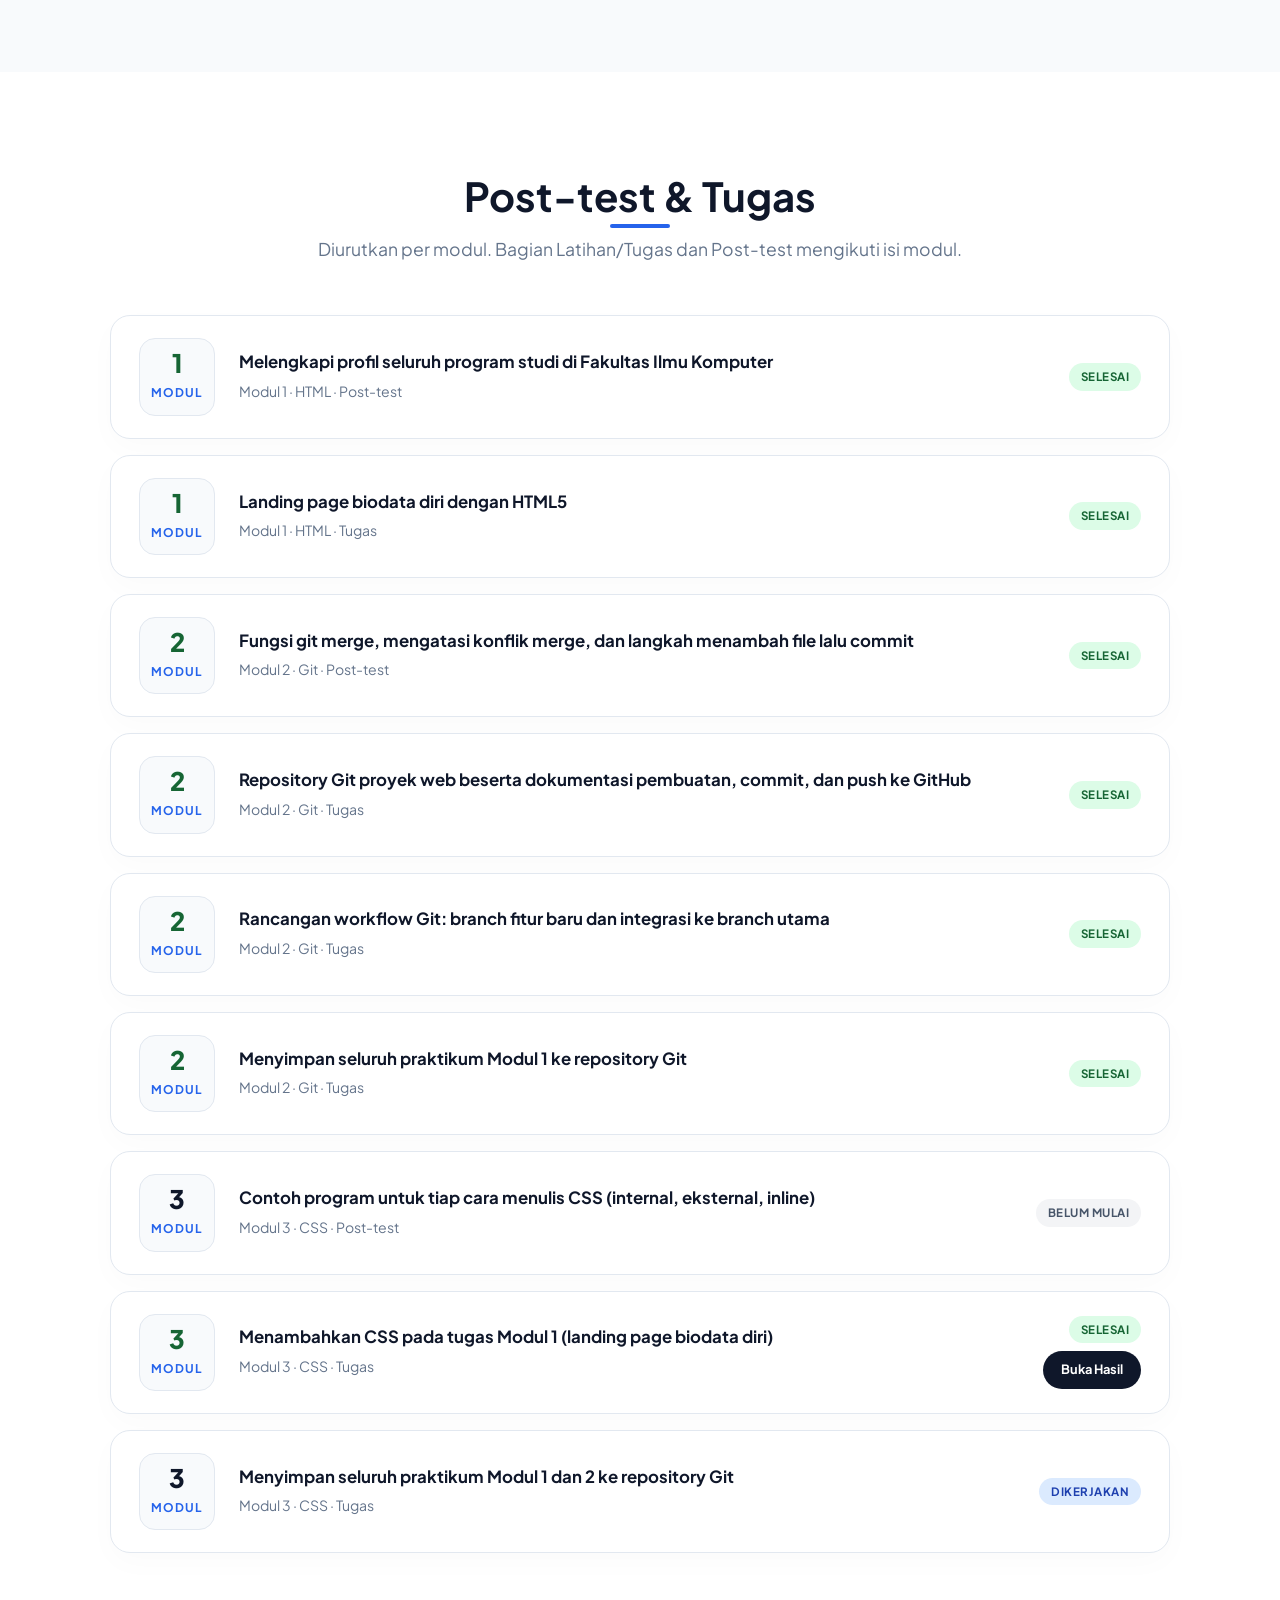
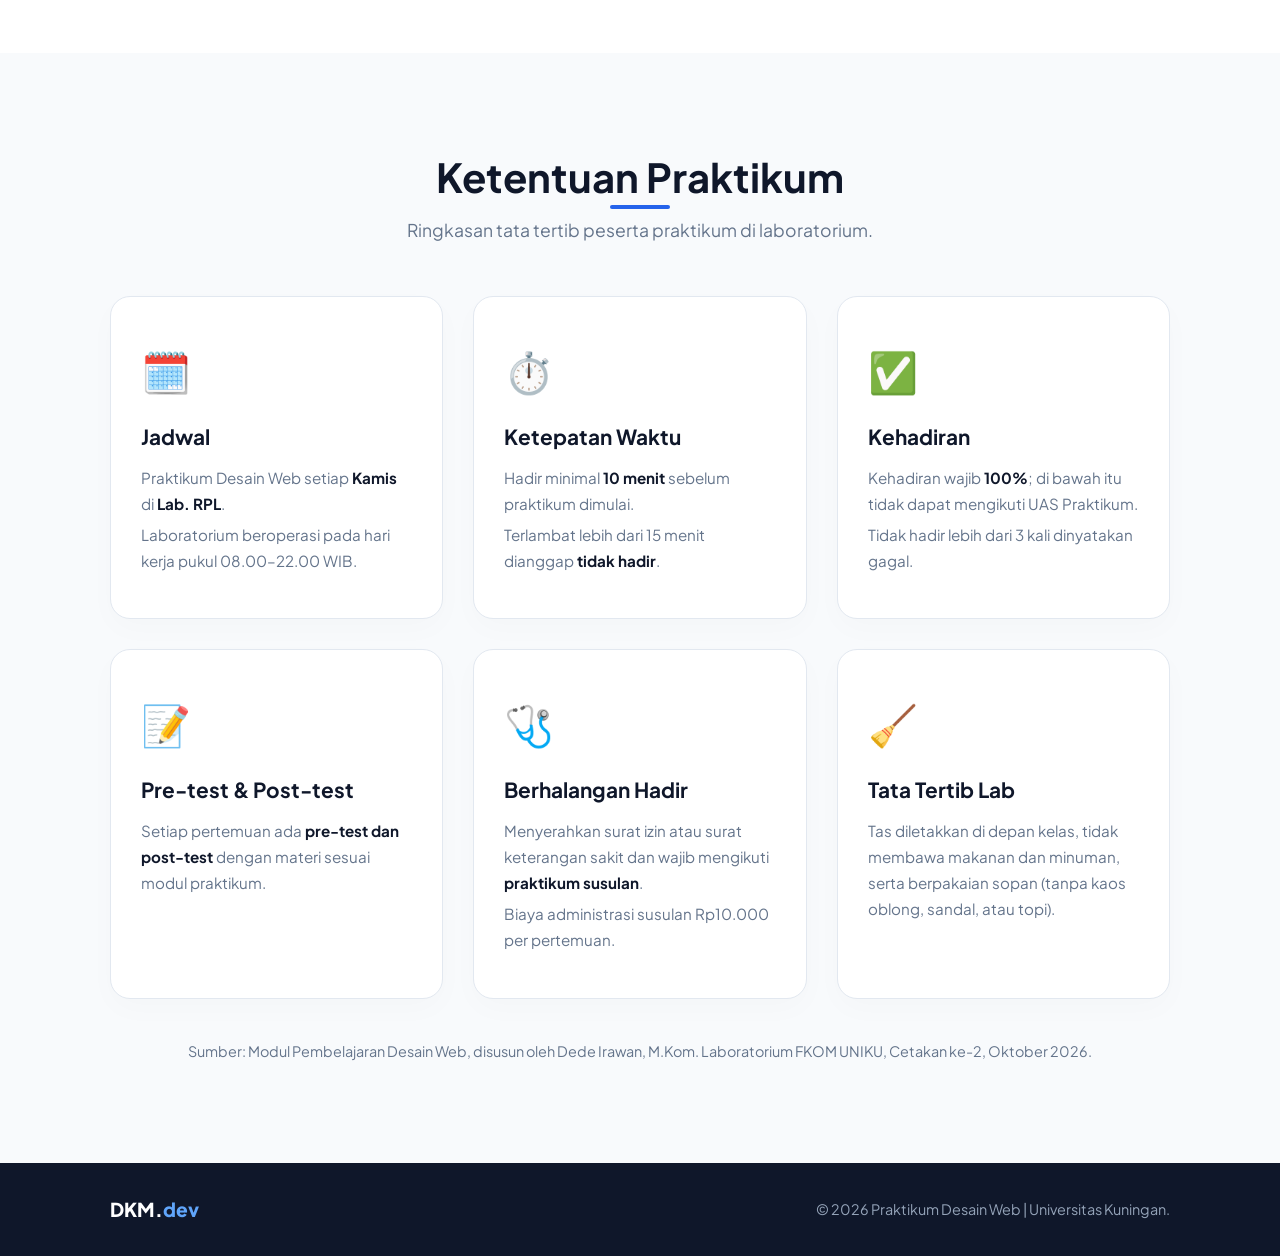
<file: BIODATA/PRAKTIKUM/praktikum.html>
<!DOCTYPE html>
<html lang="id">
<head>
    <meta charset="UTF-8">
    <meta name="viewport" content="width=device-width, initial-scale=1.0">
    <title>Praktikum Desain Web | Dhika Muhamad Fhikri</title>
    <!-- Gaya dasar dipakai bersama halaman Portofolio, supaya desain selalu sinkron -->
    <link rel="stylesheet" href="../style_profil.css">
    <link rel="stylesheet" href="style_praktikum.css">
    <link href="https://fonts.googleapis.com/css2?family=Plus+Jakarta+Sans:wght@300;400;500;600;700;800&display=swap" rel="stylesheet">
</head>
<body>

    <nav class="navbar fade-in-down">
        <a href="../BIODATA_DIRI.html" class="nav-brand" style="text-decoration:none;">DKM.<span>Dev</span></a>
        <div class="nav-menu">
            <a href="../BIODATA_DIRI.html">Portofolio</a>
            <a href="#modul">Modul</a>
            <a href="#latihan">Latihan</a>
            <a href="#tugas">Tugas</a>
            <a href="#ketentuan">Ketentuan</a>
            <a href="mailto:dhikamuhamad18@gmail.com" class="btn-nav">Hubungi Saya</a>
        </div>
    </nav>

    <main>

        <!-- HERO -->
        <section class="hero-section page-hero">
            <div class="hero-container">
                <div class="hero-text fade-in-up">
                    <span class="badge">Semester Ganjil 2026/2027 🌐</span>
                    <h1>Praktikum <span>Desain Web.</span></h1>
                    <h2>Modul 1–3: HTML, Git, dan CSS.</h2>
                    <p>Arsip latihan, post-test, dan tugas praktikum Desain Web yang mengikuti Modul Pembelajaran Laboratorium FKOM UNIKU. Praktikum dilaksanakan setiap hari Kamis di Lab. RPL.</p>
                    <div class="hero-actions">
                        <a href="#modul" class="btn-primary">Lihat Modul</a>
                        <a href="#tugas" class="btn-secondary">Daftar Tugas</a>
                    </div>
                </div>

                <div class="stats-grid fade-in" aria-label="Ringkasan">
                    <div class="stat-card"><span class="stat-number" id="statModul">0</span><span class="stat-label">Modul Tersedia</span></div>
                    <div class="stat-card"><span class="stat-number" id="statLatihan">0</span><span class="stat-label">Latihan Selesai</span></div>
                    <div class="stat-card"><span class="stat-number" id="statTugas">0</span><span class="stat-label">Tugas Selesai</span></div>
                    <div class="stat-card"><span class="stat-number" id="statAktif">0</span><span class="stat-label">Tugas Berjalan</span></div>
                </div>
            </div>
        </section>

        <!-- MODUL -->
        <section id="modul" class="py-large">
            <div class="container">
                <div class="section-header text-center">
                    <h2 class="section-title">Modul Praktikum</h2>
                    <p class="subtitle">Tiga modul pertama: dari struktur HTML, version control dengan Git, sampai styling dengan CSS.</p>
                </div>
                <div class="modul-grid" id="modulGrid"></div>
            </div>
        </section>

        <!-- LATIHAN -->
        <section id="latihan" class="section-bg py-large">
            <div class="container">
                <div class="section-header text-center">
                    <h2 class="section-title">Latihan Praktikum</h2>
                    <p class="subtitle">Latihan di laboratorium untuk setiap modul. Pilih modul untuk menyaring daftar.</p>
                </div>

                <div class="filter-bar" id="filterBar" role="group" aria-label="Saring latihan berdasarkan modul"></div>

                <div class="progress-wrap">
                    <div class="progress-row"><span id="latihanProgressLabel">Progres latihan</span><span id="latihanProgressText">0/0</span></div>
                    <div class="progress-track" role="progressbar" aria-valuemin="0" aria-valuemax="100" aria-valuenow="0" id="latihanProgress">
                        <div class="progress-fill" id="latihanProgressBar" style="width:0%"></div>
                    </div>
                </div>

                <div class="latihan-grid" id="latihanGrid"></div>
            </div>
        </section>

        <!-- TUGAS -->
        <section id="tugas" class="py-large">
            <div class="container">
                <div class="section-header text-center">
                    <h2 class="section-title">Post-test &amp; Tugas</h2>
                    <p class="subtitle">Diurutkan per modul. Bagian Latihan/Tugas dan Post-test mengikuti isi modul.</p>
                </div>
                <ul class="assign-list" id="assignList"></ul>
            </div>
        </section>

        <!-- KETENTUAN -->
        <section id="ketentuan" class="section-bg py-large">
            <div class="container">
                <div class="section-header text-center">
                    <h2 class="section-title">Ketentuan Praktikum</h2>
                    <p class="subtitle">Ringkasan tata tertib peserta praktikum di laboratorium.</p>
                </div>

                <div class="info-grid">
                    <div class="info-card">
                        <div class="icon">🗓️</div>
                        <h3>Jadwal</h3>
                        <p>Praktikum Desain Web setiap <strong>Kamis</strong> di <strong>Lab. RPL</strong>.</p>
                        <p>Laboratorium beroperasi pada hari kerja pukul 08.00–22.00 WIB.</p>
                    </div>
                    <div class="info-card">
                        <div class="icon">⏱️</div>
                        <h3>Ketepatan Waktu</h3>
                        <p>Hadir minimal <strong>10 menit</strong> sebelum praktikum dimulai.</p>
                        <p>Terlambat lebih dari 15 menit dianggap <strong>tidak hadir</strong>.</p>
                    </div>
                    <div class="info-card">
                        <div class="icon">✅</div>
                        <h3>Kehadiran</h3>
                        <p>Kehadiran wajib <strong>100%</strong>; di bawah itu tidak dapat mengikuti UAS Praktikum.</p>
                        <p>Tidak hadir lebih dari 3 kali dinyatakan gagal.</p>
                    </div>
                    <div class="info-card">
                        <div class="icon">📝</div>
                        <h3>Pre-test &amp; Post-test</h3>
                        <p>Setiap pertemuan ada <strong>pre-test dan post-test</strong> dengan materi sesuai modul praktikum.</p>
                    </div>
                    <div class="info-card">
                        <div class="icon">🩺</div>
                        <h3>Berhalangan Hadir</h3>
                        <p>Menyerahkan surat izin atau surat keterangan sakit dan wajib mengikuti <strong>praktikum susulan</strong>.</p>
                        <p>Biaya administrasi susulan Rp10.000 per pertemuan.</p>
                    </div>
                    <div class="info-card">
                        <div class="icon">🧹</div>
                        <h3>Tata Tertib Lab</h3>
                        <p>Tas diletakkan di depan kelas, tidak membawa makanan dan minuman, serta berpakaian sopan (tanpa kaos oblong, sandal, atau topi).</p>
                    </div>
                </div>

                <p class="source-note">Sumber: Modul Pembelajaran Desain Web, disusun oleh Dede Irawan, M.Kom. Laboratorium FKOM UNIKU, Cetakan ke-2, Oktober 2026.</p>
            </div>
        </section>

    </main>

    <footer>
        <div class="container">
            <div class="footer-inner">
                <div class="footer-brand">DKM.<span>dev</span></div>
                <p>&copy; 2026 Praktikum Desain Web | Universitas Kuningan.</p>
            </div>
        </div>
    </footer>

    <script>
    /* ==========================================================
       DATA — EDIT BAGIAN INI SAJA saat ada latihan/tugas baru.

       status : 'selesai' | 'proses' | 'belum'
       link   : path ke hasil latihan/tugas (kosongkan '' jika belum ada),
                contoh: 'Modul_01/Latihan_01_01.html'
       deadline (khusus TUGAS, opsional): 'TAHUN-BULAN-TANGGAL',
                contoh '2026-11-12'. Kosongkan '' jika belum ada tenggat.

       Catatan: judul/keterangan latihan yang isinya ada di tautan modul
       (tinyurl / s.id) masih bersifat umum; silakan diganti sesuai
       materi aslinya.
       ========================================================== */

    const MODUL = [
        {
            no: 1, judul: 'HTML',
            ringkas: 'Memahami struktur dasar dokumen HTML5 dan memanfaatkan elemen dasarnya untuk menampilkan informasi.',
            alat: ['Visual Studio Code', 'Google Chrome', 'Live Server'],
            pre: 3, post: 1
        },
        {
            no: 2, judul: 'Git',
            ringkas: 'Memahami version control, memakai perintah dasar Git, dan mengelola proyek lewat repository GitHub.',
            alat: ['Git', 'GitHub', 'Terminal VS Code'],
            pre: 3, post: 3
        },
        {
            no: 3, judul: 'CSS',
            ringkas: 'Mendesain dan menata tampilan halaman web: selektor, tiga cara menambahkan CSS, serta layout Flexbox dan Grid.',
            alat: ['Visual Studio Code', 'Web Browser'],
            pre: 2, post: 1
        }
    ];

    const LATIHAN = [
                /* ---------- MODUL 1 — HTML ---------- */
        { modul: 1, label: 'Latihan 1', judul: 'Header Fakultas Ilmu Komputer', file: 'Latihan_01_01.html',
          desk: 'Membuat header halaman Fakultas Ilmu Komputer UNIKU dengan tag font (ukuran 7, 5, dan 3), pemisah br, dan garis hr.',
          topik: ['HTML', 'Font'], status: 'selesai', link: 'Modul_01/Latihan_01_01.html' },
        { modul: 1, label: 'Latihan 2', judul: 'Visi & Misi Fakultas', file: 'Latihan_01_02.html',
          desk: 'Menampilkan visi dengan definition list (dl, dt, dd) dan misi dengan ordered list bertipe angka Romawi (ol type="I").',
          topik: ['HTML', 'List'], status: 'selesai', link: 'Modul_01/Latihan_01_02.html' },
        { modul: 1, label: 'Latihan 3', judul: 'Profil Prodi Sistem Informasi', file: 'Latihan_01_03.html',
          desk: 'Menyusun visi, profil lulusan, kegiatan MBKM, program unggulan, dan prestasi dengan gambar, teks tebal/miring/garis bawah, serta unordered list (default, square, circle).',
          topik: ['HTML', 'Gambar', 'List'], status: 'selesai', link: 'Modul_01/Latihan_01_03.html' },
        { modul: 1, label: 'Latihan 4', judul: 'Tabel Daftar Dosen', file: 'Latihan_01_04.html',
          desk: 'Membuat tabel berborder dengan caption, header kolom (th), dan perataan sel (align) untuk daftar dosen beserta homebase dan rumpun keilmuan.',
          topik: ['HTML', 'Tabel'], status: 'selesai', link: 'Modul_01/Latihan_01_04.html' },
        { modul: 1, label: 'Latihan 5', judul: 'Formulir Biodata', file: 'Latihan_01_05.html',
          desk: 'Membuat form dalam fieldset dengan input teks, tanggal, radio, email, angka, textarea, select kota, serta tombol Simpan dan Batal.',
          topik: ['HTML', 'Form'], status: 'selesai', link: 'Modul_01/Latihan_01_05.html' },

        /* ---------- MODUL 2 — GIT ---------- */
        { modul: 2, label: 'Latihan 1', judul: 'Membuat Akun GitHub', file: 'github.com',
          desk: 'Mendaftar di GitHub, memverifikasi email dengan kode yang dikirim, lalu melengkapi profil dengan paket Free.',
          topik: ['GitHub'], status: 'selesai', link: '' },
        { modul: 2, label: 'Latihan 2', judul: 'Instalasi & Konfigurasi Git', file: 'git-scm.com',
          desk: 'Memasang Git, memeriksa dengan git --version, dan mengatur user.name serta user.email lewat terminal Visual Studio Code.',
          topik: ['Git', 'Terminal'], status: 'selesai', link: '' },
        { modul: 2, label: 'Latihan 3', judul: 'Mengelola Proyek dengan Git', file: 'Modul_01/Latihan_01_01.html',
          desk: 'Menjalankan git init, git add, git status, dan git commit pada file dari Modul 1.',
          topik: ['Git', 'Commit'], status: 'selesai', link: '' },
        { modul: 2, label: 'Latihan 4', judul: 'Menghubungkan ke GitHub & Push', file: 'Repository pweb1',
          desk: 'Membuat repository baru, menghubungkannya dengan git remote add origin, lalu git branch -M main dan git push -u origin main.',
          topik: ['GitHub', 'Push'], status: 'selesai', link: '' },

        /* ---------- MODUL 3 — CSS ---------- */
        { modul: 3, label: 'Praktikum 1', judul: 'HTML dengan CSS Eksternal', file: 'Latihan_03_01.html · stylesheet_03_01.css',
          desk: 'Menyalin kode HTML dan CSS dari modul, membuka hasilnya, lalu mengamati dan menjelaskan.',
          topik: ['CSS'], status: 'proses', link: '' },
        { modul: 3, label: 'Praktikum 2', judul: 'HTML dengan CSS Eksternal', file: 'Latihan_03_02.html · stylesheet_03_02.css',
          desk: 'Menyalin kode HTML dan CSS dari modul, membuka hasilnya, lalu mengamati dan menjelaskan.',
          topik: ['CSS'], status: 'proses', link: '' },
        { modul: 3, label: 'Praktikum 3', judul: 'HTML dengan CSS Eksternal', file: 'Latihan_03_03.html · stylesheet_03_03.css',
          desk: 'Menyalin kode HTML dan CSS dari modul, membuka hasilnya, lalu mengamati dan menjelaskan.',
          topik: ['CSS'], status: 'proses', link: '' },
        { modul: 3, label: 'Praktikum 4', judul: 'HTML dengan CSS Eksternal', file: 'Latihan_03_04.html · stylesheet_03_04.css',
          desk: 'Menyalin kode HTML dan CSS dari modul, membuka hasilnya, lalu mengamati dan menjelaskan.',
          topik: ['CSS'], status: 'proses', link: '' },
        { modul: 3, label: 'Praktikum 5', judul: 'HTML dengan CSS Eksternal', file: 'Latihan_03_05.html · stylesheet_03_05.css',
          desk: 'Menyalin kode HTML dan CSS dari modul, membuka hasilnya, lalu mengamati dan menjelaskan.',
          topik: ['CSS'], status: 'proses', link: '' },
        { modul: 3, label: 'Praktikum 6', judul: 'HTML dengan CSS Eksternal', file: 'Latihan_03_06.html · stylesheet_03_06.css',
          desk: 'Menyalin kode HTML dan CSS dari modul, membuka hasilnya, lalu mengamati dan menjelaskan.',
          topik: ['CSS'], status: 'proses', link: '' },
        { modul: 3, label: 'Praktikum 7', judul: 'HTML dengan CSS Eksternal', file: 'Latihan_03_07.html · stylesheet_03_07.css',
          desk: 'Menyalin kode HTML dan CSS dari modul, membuka hasilnya, lalu mengamati dan menjelaskan.',
          topik: ['CSS'], status: 'proses', link: '' }
    ];

    // Post-test & tugas (bagian "Post-test" dan "Latihan/Tugas" di tiap modul)
    const TUGAS = [
        { modul: 1, jenis: 'Post-test', judul: 'Melengkapi profil seluruh program studi di Fakultas Ilmu Komputer', deadline: '', status: 'selesai', link: '' },
        { modul: 1, jenis: 'Tugas',     judul: 'Landing page biodata diri dengan HTML5',                          deadline: '', status: 'selesai', link: '' },

        { modul: 2, jenis: 'Post-test', judul: 'Fungsi git merge, mengatasi konflik merge, dan langkah menambah file lalu commit', deadline: '', status: 'selesai', link: '' },
        { modul: 2, jenis: 'Tugas',     judul: 'Repository Git proyek web beserta dokumentasi pembuatan, commit, dan push ke GitHub', deadline: '', status: 'selesai', link: '' },
        { modul: 2, jenis: 'Tugas',     judul: 'Rancangan workflow Git: branch fitur baru dan integrasi ke branch utama', deadline: '', status: 'selesai', link: '' },
        { modul: 2, jenis: 'Tugas',     judul: 'Menyimpan seluruh praktikum Modul 1 ke repository Git',            deadline: '', status: 'selesai', link: '' },

        { modul: 3, jenis: 'Post-test', judul: 'Contoh program untuk tiap cara menulis CSS (internal, eksternal, inline)', deadline: '', status: 'belum',   link: '' },
        { modul: 3, jenis: 'Tugas',     judul: 'Menambahkan CSS pada tugas Modul 1 (landing page biodata diri)',   deadline: '', status: 'selesai', link: '../BIODATA_DIRI.html' },
        { modul: 3, jenis: 'Tugas',     judul: 'Menyimpan seluruh praktikum Modul 1 dan 2 ke repository Git',      deadline: '', status: 'proses',  link: '' }
    ];

    /* ==========================================================
       LOGIKA TAMPILAN — tidak perlu diubah
       ========================================================== */
    const MONTHS = ['Jan','Feb','Mar','Apr','Mei','Jun','Jul','Agu','Sep','Okt','Nov','Des'];
    const STATUS_LABEL = { selesai: 'Selesai', proses: 'Dikerjakan', belum: 'Belum mulai' };
    const $ = id => document.getElementById(id);

    let filterModul = 0; // 0 = semua modul

    function esc(s) {
        return String(s).replace(/[&<>"']/g, ch => ({ '&':'&amp;', '<':'&lt;', '>':'&gt;', '"':'&quot;', "'":'&#39;' }[ch]));
    }

    function parseDate(str) {
        const [y, m, d] = str.split('-').map(Number);
        return new Date(y, m - 1, d);
    }

    function daysUntil(str) {
        const today = new Date(); today.setHours(0, 0, 0, 0);
        return Math.round((parseDate(str) - today) / 86400000);
    }

    function countdownText(n) {
        if (n < 0)   return `Terlewat ${Math.abs(n)} hari`;
        if (n === 0) return 'Hari ini';
        if (n === 1) return 'Besok';
        return `${n} hari lagi`;
    }

    function formatDate(str) {
        const d = parseDate(str);
        return `${d.getDate()} ${MONTHS[d.getMonth()]} ${d.getFullYear()}`;
    }

    function tagsHtml(list) {
        return list && list.length ? `<div class="tags">${list.map(t => `<span>${esc(t)}</span>`).join('')}</div>` : '';
    }

    function count(list) {
        return { done: list.filter(x => x.status === 'selesai').length, total: list.length };
    }

    function modulOf(no) {
        return MODUL.find(m => m.no === no) || { no, judul: '' };
    }

    function renderStats() {
        const l = count(LATIHAN), t = count(TUGAS);
        $('statModul').textContent   = MODUL.length;
        $('statLatihan').textContent = `${l.done}/${l.total}`;
        $('statTugas').textContent   = `${t.done}/${t.total}`;
        $('statAktif').textContent   = t.total - t.done;
    }

    function renderModul() {
        $('modulGrid').innerHTML = MODUL.map(m => {
            const c = count(LATIHAN.filter(l => l.modul === m.no));
            const pct = c.total ? Math.round(c.done / c.total * 100) : 0;
            return `
            <article class="modul-card">
                <div class="modul-head">
                    <span class="modul-no">${esc(m.no)}</span>
                    <div>
                        <span class="modul-eyebrow">Modul ${esc(m.no)}</span>
                        <h3>${esc(m.judul)}</h3>
                    </div>
                </div>
                <p>${esc(m.ringkas)}</p>
                ${tagsHtml(m.alat)}
                <div class="test-chips">
                    <span class="chip">Pre-test: ${esc(m.pre)} soal</span>
                    <span class="chip">Post-test: ${esc(m.post)} soal</span>
                    <span class="chip">${c.total} latihan</span>
                </div>
                <div class="modul-progress">
                    <div class="progress-row"><span>Latihan selesai</span><span>${c.done}/${c.total}</span></div>
                    <div class="progress-track"><div class="progress-fill" style="width:${pct}%"></div></div>
                </div>
                <div class="modul-foot">
                    <a class="module-link" href="#latihan" data-filter="${esc(m.no)}">Lihat Latihan</a>
                </div>
            </article>`;
        }).join('');
    }

    function renderFilter() {
        const items = [{ no: 0, text: 'Semua' }].concat(MODUL.map(m => ({ no: m.no, text: `Modul ${m.no} · ${m.judul}` })));
        $('filterBar').innerHTML = items.map(i => `
            <button type="button" class="filter-btn${i.no === filterModul ? ' active' : ''}"
                    data-filter="${i.no}" aria-pressed="${i.no === filterModul}">${esc(i.text)}</button>`).join('');
    }

    function renderLatihan() {
        const list = LATIHAN.filter(l => filterModul === 0 || l.modul === filterModul);
        const c = count(list);
        const pct = c.total ? Math.round(c.done / c.total * 100) : 0;

        $('latihanProgressLabel').textContent = filterModul === 0 ? 'Progres semua latihan' : `Progres latihan Modul ${filterModul}`;
        $('latihanProgressText').textContent = `${c.done}/${c.total}`;
        $('latihanProgressBar').style.width = pct + '%';
        $('latihanProgress').setAttribute('aria-valuenow', pct);

        $('latihanGrid').innerHTML = list.length ? list.map(l => `
            <article class="latihan-card">
                <div class="latihan-top">
                    <span class="latihan-no">M${esc(l.modul)}</span>
                    <span class="status status-${l.status}">${STATUS_LABEL[l.status]}</span>
                </div>
                <span class="latihan-label">${esc(l.label)}</span>
                <h3>${esc(l.judul)}</h3>
                <div class="course-meta file-name">${esc(l.file)}</div>
                <p class="latihan-desc">${esc(l.desk)}</p>
                ${tagsHtml(l.topik)}
                <div class="latihan-foot">
                    ${l.link ? `<a class="module-link" href="${esc(l.link)}">Buka Hasil</a>` : `<span class="module-link disabled">Segera</span>`}
                </div>
            </article>`).join('') : '<div class="empty-state">Belum ada latihan.</div>';
    }

    function renderTugas() {
        const list = [...TUGAS].sort((a, b) => a.modul - b.modul);

        $('assignList').innerHTML = list.length ? list.map(t => {
            const m = modulOf(t.modul);
            const n = t.deadline ? daysUntil(t.deadline) : null;
            const urgent = t.status !== 'selesai' && n !== null && n <= 3;
            const meta = `Modul ${t.modul} · ${m.judul} · ${t.jenis}` + (t.deadline ? ` · Tenggat ${formatDate(t.deadline)}` : '');
            return `
            <li class="assign-item${t.status === 'selesai' ? ' is-done' : ''}">
                <div class="date-box"><span class="day">${esc(t.modul)}</span><span class="mon">Modul</span></div>
                <div class="assign-body">
                    <h3>${esc(t.judul)}</h3>
                    <p>${esc(meta)}</p>
                </div>
                <div class="assign-side">
                    <span class="status ${urgent ? 'status-urgent' : 'status-' + t.status}">${urgent ? countdownText(n) : STATUS_LABEL[t.status]}</span>
                    ${t.link ? `<a class="module-link" href="${esc(t.link)}">Buka Hasil</a>` : ''}
                </div>
            </li>`;
        }).join('') : '<li class="empty-state">Belum ada tugas.</li>';
    }

    function setFilter(no) {
        filterModul = no;
        renderFilter();
        renderLatihan();
    }

    // Satu pendengar untuk tombol filter dan tautan "Lihat Latihan" di kartu modul
    document.addEventListener('click', e => {
        const el = e.target.closest('[data-filter]');
        if (el) setFilter(Number(el.dataset.filter));
    });

    renderStats();
    renderModul();
    renderFilter();
    renderLatihan();
    renderTugas();
    </script>

</body>
</html>
</file>
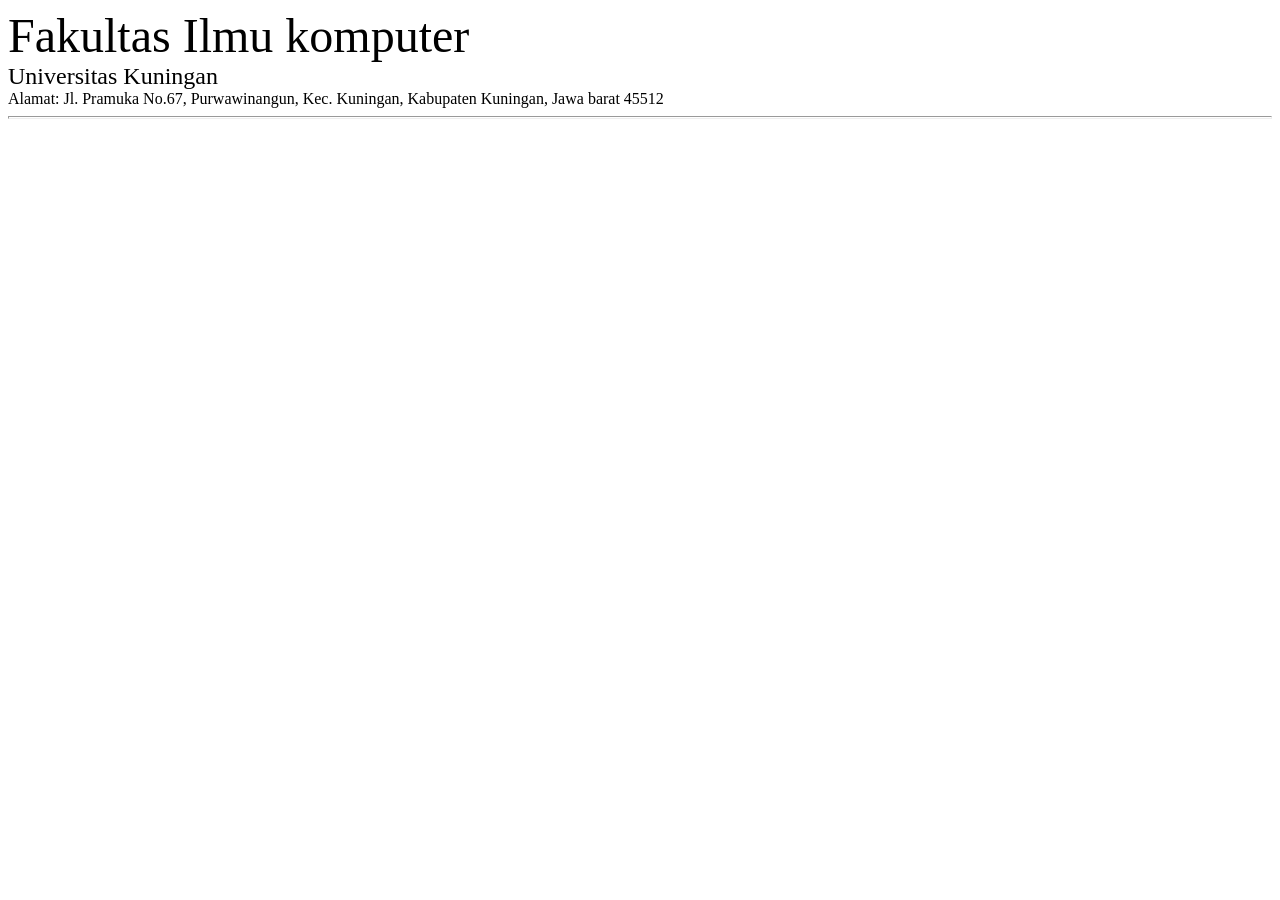
<file: BIODATA/PRAKTIKUM/Modul 1/Latihan_01_01.html>
<!DOCTYPE html>
<html lang="en">
    <head>
        <meta charset="UTF-8">
        <meta name="viewport" content="width=device-width, initial-scale=1.0">
        <title>Latihan 01</title>
    </head>
    <body>
        <font size="7">Fakultas Ilmu komputer</font> <br>
        <font size="5">Universitas Kuningan</font> <br>
        <font size="3">Alamat: Jl. Pramuka No.67, Purwawinangun, Kec. Kuningan, Kabupaten Kuningan, Jawa barat 45512</font> <hr size="3">
    </body>
</html>
</file>
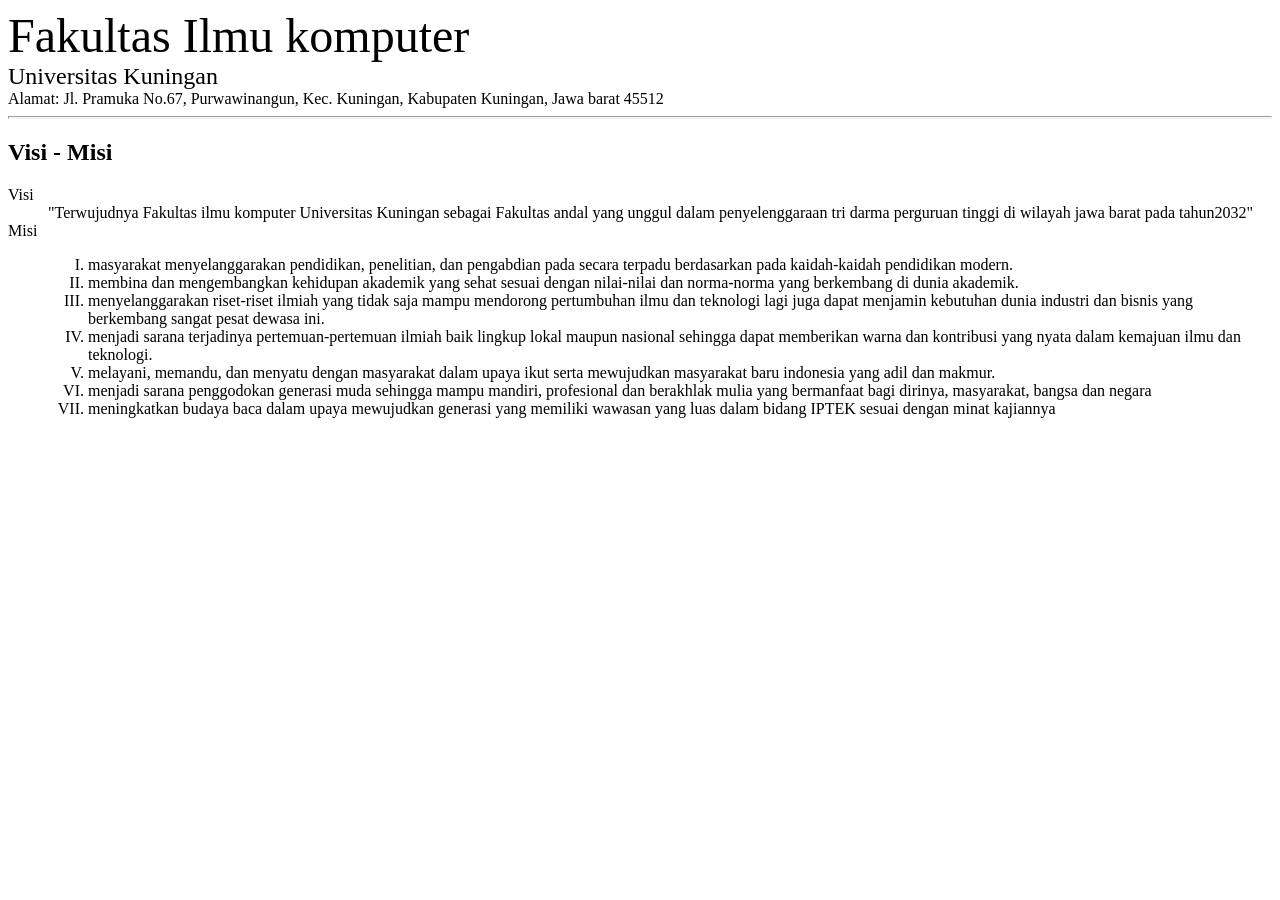
<file: BIODATA/PRAKTIKUM/Modul 1/Latihan_01_02.html>
<!DOCTYPE html>
<html lang="en">
    <head>
        <meta charset="UTF-8">
        <meta name="viewport" content="width=device-width, initial-scale=1.0">
        <title>Latihan 01</title>
    </head>
    <body>
        <font size="7">Fakultas Ilmu komputer</font> <br>
        <font size="5">Universitas Kuningan</font> <br>
        <font size="3">Alamat: Jl. Pramuka No.67, Purwawinangun, Kec. Kuningan, Kabupaten Kuningan, Jawa barat 45512</font> <hr size="3">
    <main>
<div>
<article>                 <h1>Visi - Misi</h1>
<dl>
<dt>Visi</dt>
<dd>
"Terwujudnya Fakultas ilmu komputer Universitas Kuningan
sebagai Fakultas andal yang unggul dalam penyelenggaraan
tri darma perguruan tinggi di wilayah jawa barat pada tahun2032"
</dd>
<dt>Misi</dt>
<dd>
<ol type="I">
<li> masyarakat menyelanggarakan pendidikan, penelitian, dan pengabdian pada
secara terpadu berdasarkan pada kaidah-kaidah pendidikan modern.
</li>
<li>membina dan mengembangkan kehidupan akademik yang sehat sesuai dengan nilai-nilai dan norma-norma yang berkembang di dunia akademik.</li>
<li>menyelanggarakan riset-riset ilmiah yang tidak saja mampu mendorong pertumbuhan ilmu dan teknologi
lagi juga dapat menjamin kebutuhan dunia industri dan bisnis yang berkembang sangat pesat dewasa ini.
</li>
<li>menjadi sarana terjadinya pertemuan-pertemuan ilmiah baik lingkup lokal maupun nasional
sehingga dapat memberikan warna dan kontribusi yang nyata dalam kemajuan ilmu dan teknologi.
</li>
<li>melayani, memandu, dan menyatu dengan masyarakat dalam upaya ikut serta mewujudkan masyarakat baru indonesia yang adil dan makmur.</li>
<li>menjadi sarana penggodokan generasi muda sehingga mampu mandiri, profesional dan berakhlak mulia yang bermanfaat bagi dirinya, masyarakat, bangsa dan negara</li>
<li>meningkatkan budaya baca dalam upaya mewujudkan generasi yang memiliki wawasan yang luas dalam bidang IPTEK sesuai dengan minat kajiannya</li>
</ol>
</dd>
</dl>
</article>
      </div>
    </main>
    </body>
</html>
</file>
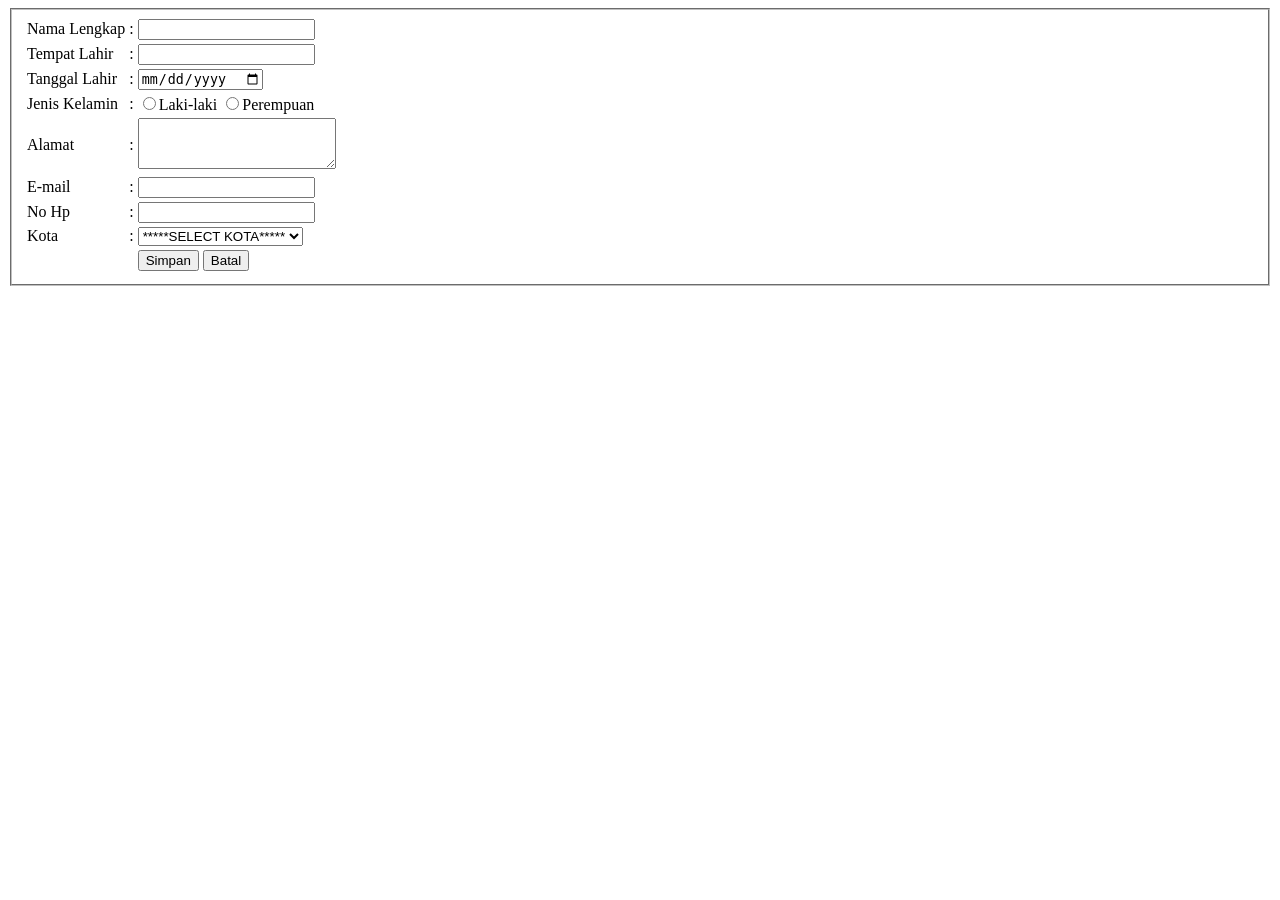
<file: BIODATA/PRAKTIKUM/Modul 1/Latihan_01_05.html>
<!DOCTYPE html>
<html lang="en">
<head>
    <meta charset="UTF-8">
    <meta name="viewport" content="width=device-width, initial-scale=1.0">
    <title>Latihan 5</title>
</head>
<body>
    <form action="">
    <fieldset>
    <table>
        <tr>
            <td>Nama Lengkap</td>
            <td>:</td>
            <td><input type="text"></td>
        </tr>
        <tr>
            <td>Tempat Lahir</td>
            <td>:</td>
            <td><input type="text"></td>
        </tr>
        <tr>
            <td>Tanggal Lahir</td>
            <td>:</td>
            <td><input type="Date"></td>
        </tr>
        <tr>
            <td>Jenis Kelamin</td>
            <td>:</td>
            <td>
                <input type="radio" name='jenis_kelamin' value='laki-laki'/>Laki-laki
                <input type="radio" name='jenis_kelamin' value='perempuan'/>Perempuan
            </td>
        </tr>
        <tr>
            <td>Alamat</td>
            <td>:</td>
            <td><textarea cols="22" rows="3" ></textarea></td>
        </tr>
        <tr>
            <td>E-mail</td>
            <td>:</td>
            <td><input type="email"></td>
        </tr>
        <tr>
            <td>No Hp</td>
            <td>:</td>
            <td><input type="number"></td>
        </tr>
        <tr>
            <td>Kota</td>
            <td>:</td>
            <td>
                <select>
                    <option>*****SELECT KOTA*****</option>
                    <option>Bogor</option>
                    <option>Jakarta</option>
                    <option>Bekasi</option>
                    <option>Tangerang</option>
                    <option>Depok</option>
                    <option>cikarang</option>
                    <option>Banten</option>
                </select>
            </td>
        </tr>
        <tr>
            <td>&nbsp;</td>
            <td>&nbsp;</td>
            <td>
                <input type="submit" name="submit" value="Simpan"/>
                <input type="reset" name="reset" value="Batal" />
            </td>
        </tr>
    </table>
    </fieldset>
    </form>
</body>
</html>
</file>
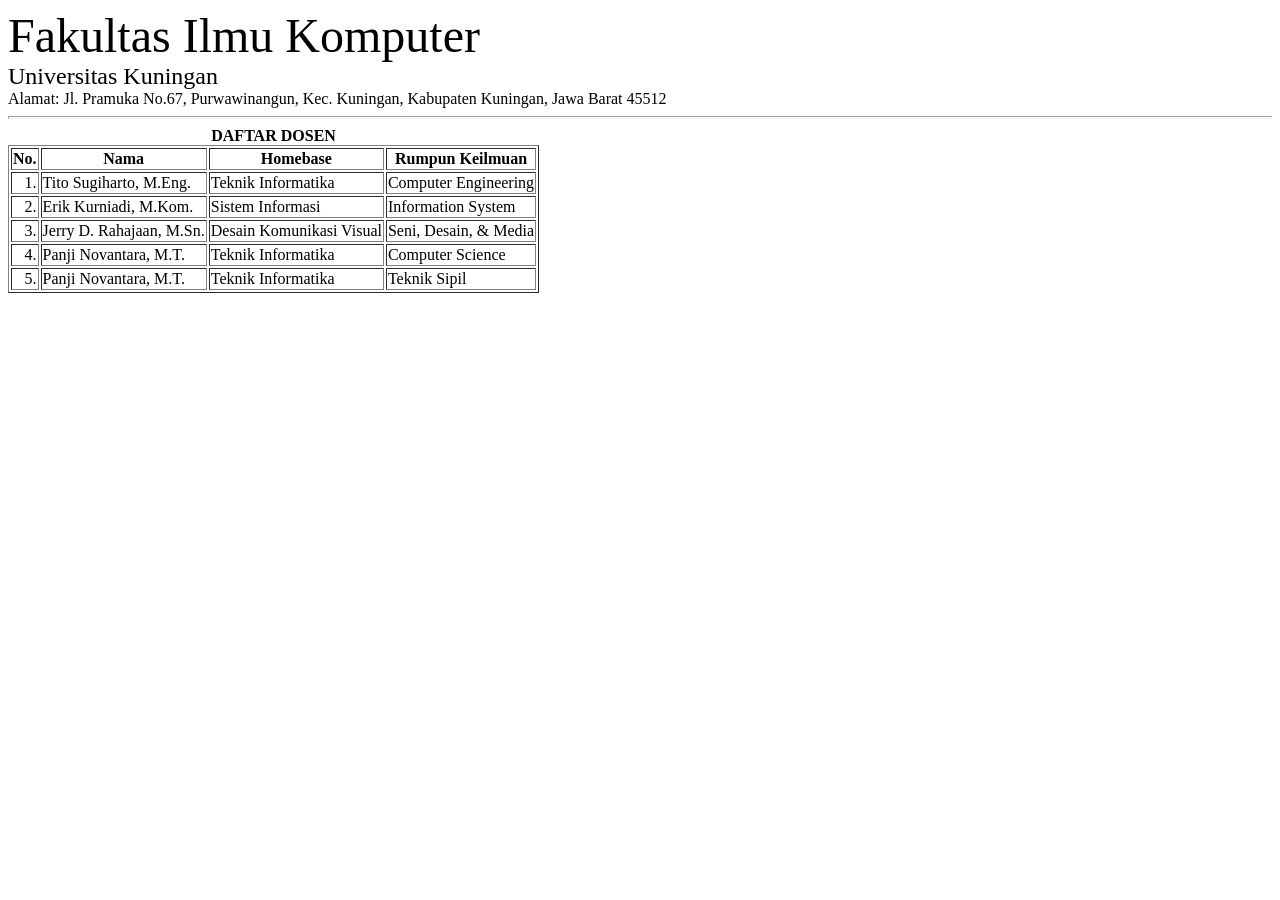
<file: BIODATA/PRAKTIKUM/Modul 1/Latihan_01_4.html>
<!DOCTYPE html>
<html lang="en">
<head>
    <meta charset="UTF-8">
    <meta name="viewport" content="width=device-width, initial-scale=1.0">
    <title>Latihan 04</title>
</head>
<body>
    <font size="7">Fakultas Ilmu Komputer</font> <br>
    <font size="5">Universitas Kuningan</font> <br>
    <font size="3">
        Alamat: Jl. Pramuka No.67, Purwawinangun,
        Kec. Kuningan, Kabupaten Kuningan, Jawa Barat 45512</font>
    <hr size="3">
    <table border="1">
        <caption><strong>DAFTAR DOSEN</strong></caption>
        <tr>
            <th>No.</th>
            <th>Nama</th>
            <th>Homebase</th>
            <th>Rumpun Keilmuan</th>
        </tr>
        <tr>
            <td align="right">1.</td>
            <td>Tito Sugiharto, M.Eng.</td>
            <td>Teknik Informatika</td>
            <td>Computer Engineering</td>
        </tr>
        <tr>
            <td align="right">2.</td>
            <td>Erik Kurniadi, M.Kom.</td>
            <td>Sistem Informasi</td>
            <td>Information System</td>
        </tr>
        <tr>
            <td align="right">3.</td>
            <td>Jerry D. Rahajaan, M.Sn.</td>
            <td>Desain Komunikasi Visual</td>
            <td>Seni, Desain, & Media</td>
        </tr>
        <tr>
            <td align="right">4.</td>
            <td>Panji Novantara, M.T.</td>
            <td>Teknik Informatika</td>
            <td>Computer Science</td>
        </tr>
        <tr>
            <td align="right">5.</td>
            <td>Panji Novantara, M.T.</td>
            <td>Teknik Informatika</td>
            <td>Teknik Sipil</td>
        </tr>
    </table>
</body>
</html>
</file>
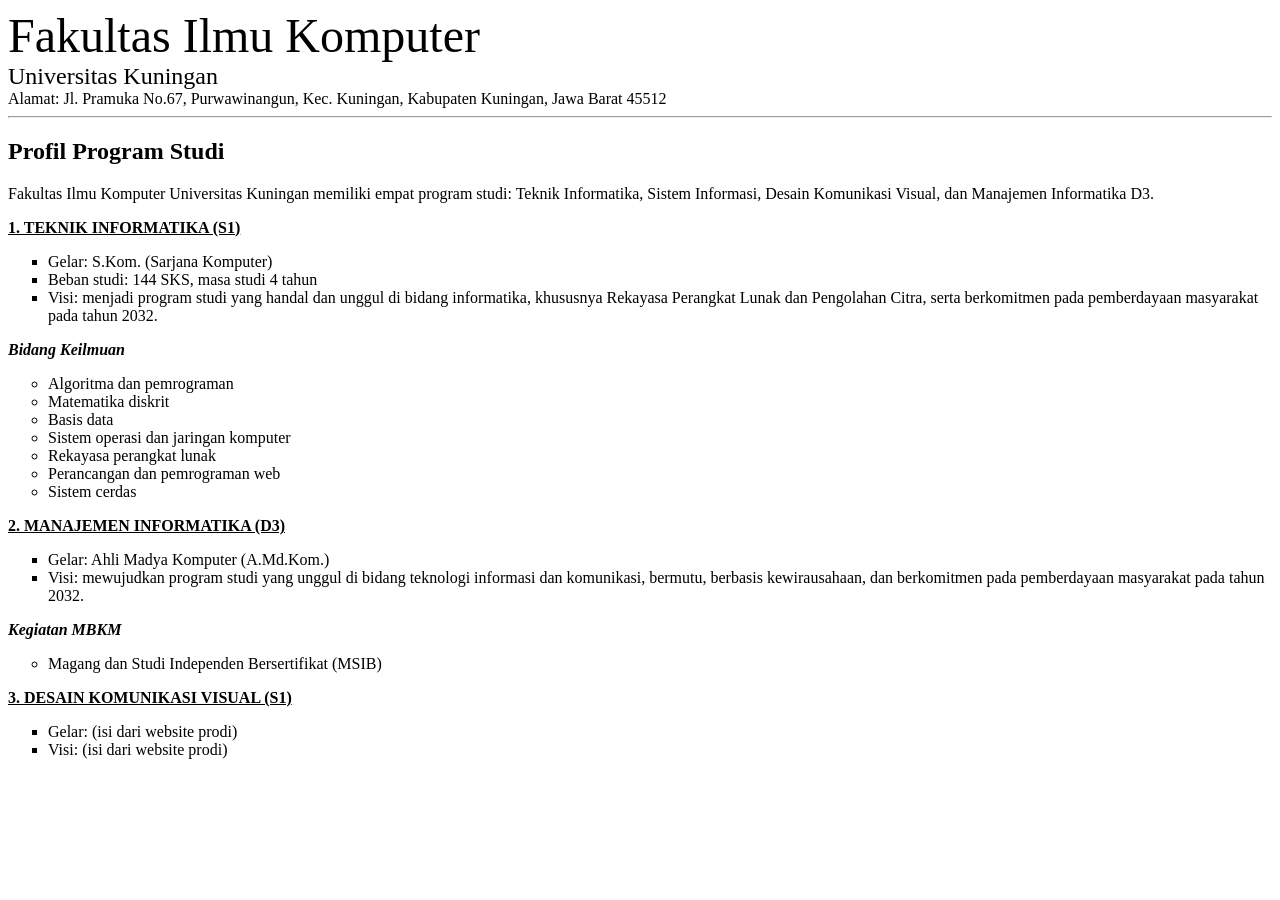
<file: BIODATA/PRAKTIKUM/Modul 1/post-test_01.html>
<!DOCTYPE html>
<html lang="id">
<head>
    <meta charset="UTF-8">
    <meta name="viewport" content="width=device-width, initial-scale=1.0">
    <title>Post Test Modul 1</title>
</head>
<body>
    <font size="7">Fakultas Ilmu Komputer</font> <br>
    <font size="5">Universitas Kuningan</font> <br>
    <font size="3">Alamat: Jl. Pramuka No.67, Purwawinangun, Kec. Kuningan, Kabupaten Kuningan, Jawa Barat 45512</font>
    <hr>

    <main>
        <div>
            <article>
                <h1>Profil Program Studi</h1>
                <p>Fakultas Ilmu Komputer Universitas Kuningan memiliki empat program studi: Teknik Informatika, Sistem Informasi, Desain Komunikasi Visual, dan Manajemen Informatika D3.</p>

                <div><b><u>1. TEKNIK INFORMATIKA (S1)</u></b></div>
                <ul type="square">
                    <li>Gelar: S.Kom. (Sarjana Komputer)</li>
                    <li>Beban studi: 144 SKS, masa studi 4 tahun</li>
                    <li>Visi: menjadi program studi yang handal dan unggul di bidang informatika, khususnya Rekayasa Perangkat Lunak dan Pengolahan Citra, serta berkomitmen pada pemberdayaan masyarakat pada tahun 2032.</li>
                </ul>
                <div><b><i>Bidang Keilmuan</i></b></div>
                <ul type="circle">
                    <li>Algoritma dan pemrograman</li>
                    <li>Matematika diskrit</li>
                    <li>Basis data</li>
                    <li>Sistem operasi dan jaringan komputer</li>
                    <li>Rekayasa perangkat lunak</li>
                    <li>Perancangan dan pemrograman web</li>
                    <li>Sistem cerdas</li>
                </ul>

                <div><b><u>2. MANAJEMEN INFORMATIKA (D3)</u></b></div>
                <ul type="square">
                    <li>Gelar: Ahli Madya Komputer (A.Md.Kom.)</li>
                    <li>Visi: mewujudkan program studi yang unggul di bidang teknologi informasi dan komunikasi, bermutu, berbasis kewirausahaan, dan berkomitmen pada pemberdayaan masyarakat pada tahun 2032.</li>
                </ul>
                <div><b><i>Kegiatan MBKM</i></b></div>
                <ul type="circle">
                    <li>Magang dan Studi Independen Bersertifikat (MSIB)</li>
                </ul>

                <div><b><u>3. DESAIN KOMUNIKASI VISUAL (S1)</u></b></div>
                <ul type="square">
                    <li>Gelar: (isi dari website prodi)</li>
                    <li>Visi: (isi dari website prodi)</li>
                </ul>
            </article>
        </div>
    </main>
</body>
</html>
</file>
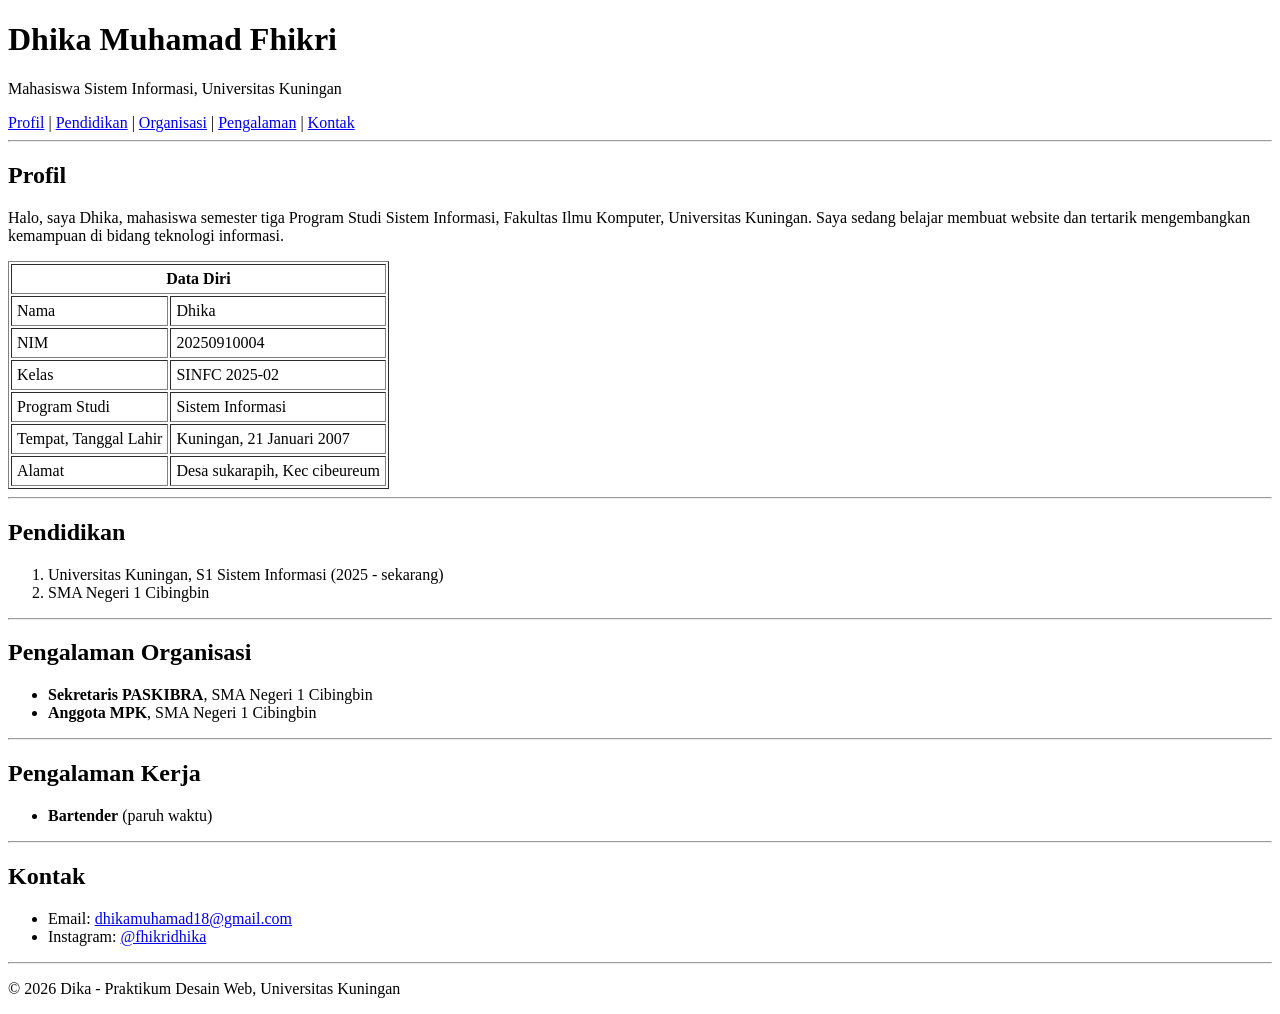
<file: BIODATA/PRAKTIKUM/Modul 1/Tugas_01.html>
<!DOCTYPE html>
<html lang="id">
<head>
    <meta charset="UTF-8">
    <meta name="viewport" content="width=device-width, initial-scale=1.0">
    <title>Biodata Dhika</title>
</head>
<body>

    <header>
        <h1>Dhika Muhamad Fhikri</h1>
        <p>Mahasiswa Sistem Informasi, Universitas Kuningan</p>
        <nav>
            <a href="#profil">Profil</a> |
            <a href="#pendidikan">Pendidikan</a> |
            <a href="#organisasi">Organisasi</a> |
            <a href="#pengalaman">Pengalaman</a> |
            <a href="#kontak">Kontak</a>
        </nav>
        <hr>
    </header>

    <main>

        <section id="profil">
            <h2>Profil</h2>
            <p>Halo, saya Dhika, mahasiswa semester tiga Program Studi Sistem Informasi, Fakultas Ilmu Komputer, Universitas Kuningan. Saya sedang belajar membuat website dan tertarik mengembangkan kemampuan di bidang teknologi informasi.</p>

            <table border="1" cellpadding="5">
                <tr>
                    <th colspan="2">Data Diri</th>
                </tr>
                <tr>
                    <td>Nama</td>
                    <td>Dhika</td>
                </tr>
                <tr>
                    <td>NIM</td>
                    <td>20250910004</td>
                </tr>
                <tr>
                    <td>Kelas</td>
                    <td>SINFC 2025-02</td>
                </tr>
                <tr>
                    <td>Program Studi</td>
                    <td>Sistem Informasi</td>
                </tr>
                <tr>
                    <td>Tempat, Tanggal Lahir</td>
                    <td>Kuningan, 21 Januari 2007</td>
                </tr>
                <tr>
                    <td>Alamat</td>
                    <td>Desa sukarapih, Kec cibeureum</td>
                </tr>
            </table>
        </section>

        <hr>

        <section id="pendidikan">
            <h2>Pendidikan</h2>
            <ol>
                <li>Universitas Kuningan, S1 Sistem Informasi (2025 - sekarang)</li>
                <li>SMA Negeri 1 Cibingbin</li>
            </ol>
        </section>

        <hr>

        <section id="organisasi">
            <h2>Pengalaman Organisasi</h2>
            <ul>
                <li><b>Sekretaris PASKIBRA</b>, SMA Negeri 1 Cibingbin</li>
                <li><b>Anggota MPK</b>, SMA Negeri 1 Cibingbin</li>
            </ul>
        </section>

        <hr>

        <section id="pengalaman">
            <h2>Pengalaman Kerja</h2>
            <ul>
                <li><b>Bartender</b> (paruh waktu)</li>
            </ul>
        </section>

        <hr>

        <section id="kontak">
            <h2>Kontak</h2>
            <ul>
                <li>Email: <a href="dhikamuhamad18@gmail.com">dhikamuhamad18@gmail.com</a></li>
                <li>Instagram: <a href="https://instagram.com/fhikridhika" target="_blank">@fhikridhika</a></li>
            </ul>
        </section>

    </main>

    <footer>
        <hr>
        <p>&copy; 2026 Dika - Praktikum Desain Web, Universitas Kuningan</p>
    </footer>

</body>
</html>
</file>
<file: BIODATA/style_profil.css>
:root {
    --primary: #2563eb;       
    --primary-dark: #1d4ed8;
    --primary-light: #60a5fa;
    --text-dark: #0f172a;     
    --text-muted: #64748b;    
    --bg-main: #ffffff;
    --bg-alt: #f8fafc;
    --border-color: #e2e8f0;
}

* {
    margin: 0;
    padding: 0;
    box-sizing: border-box;
}

body {
    font-family: 'Plus Jakarta Sans', sans-serif;
    color: var(--text-dark);
    background-color: var(--bg-main);
    line-height: 1.7;
    scroll-behavior: smooth;
    overflow-x: hidden;
}

.container {
    max-width: 1100px;
    margin: 0 auto;
    padding: 0 20px;
}

.py-large { padding: 100px 0; }
.section-bg { background-color: var(--bg-alt); }
.text-center { text-align: center; }

h1, h2, h3, h4 { color: var(--text-dark); font-weight: 700; line-height: 1.2; }

.section-title {
    font-size: 2.5rem;
    margin-bottom: 15px;
    position: relative;
    display: inline-block;
}

.section-title::after {
    content: '';
    position: absolute;
    bottom: -8px;
    left: 0;
    width: 50%;
    height: 4px;
    background-color: var(--primary);
    border-radius: 2px;
}
.text-center .section-title::after { left: 50%; transform: translateX(-50%); width: 60px; }

.subtitle { font-size: 1.1rem; color: var(--text-muted); }

.navbar {
    position: fixed;
    top: 0; left: 0; width: 100%;
    background: rgba(255, 255, 255, 0.9);
    backdrop-filter: blur(12px);
    -webkit-backdrop-filter: blur(12px);
    display: flex;
    justify-content: space-between;
    align-items: center;
    padding: 20px 50px;
    border-bottom: 1px solid var(--border-color);
    z-index: 1000;
}

.nav-brand { font-weight: 800; font-size: 1.4rem; color: var(--text-dark); }
.nav-brand span { color: var(--primary); }

.nav-menu a {
    text-decoration: none;
    color: var(--text-muted);
    font-weight: 600;
    margin-left: 35px;
    font-size: 0.95rem;
    transition: color 0.3s ease;
}

.nav-menu a:hover { color: var(--primary); }
.btn-nav {
    padding: 10px 25px;
    background-color: var(--text-dark);
    color: white !important;
    border-radius: 30px;
}
.btn-nav:hover { background-color: var(--primary); }

.hero-section {
    padding: 160px 0 100px 0;
    background: radial-gradient(circle at top right, var(--primary-light), transparent 50%);
}

.hero-container {
    max-width: 1100px;
    margin: 0 auto;
    padding: 0 20px;
    display: flex;
    align-items: center;
    justify-content: space-between;
    gap: 60px;
}

.hero-text { flex: 1.2; }

.badge {
    display: inline-block;
    padding: 8px 16px;
    background: var(--bg-alt);
    color: var(--primary);
    border: 1px solid var(--border-color);
    border-radius: 30px;
    font-weight: 600;
    font-size: 0.9rem;
    margin-bottom: 25px;
}

.hero-text h1 { font-size: 3.8rem; margin-bottom: 10px; letter-spacing: -1px; }
.hero-text h1 span { color: var(--primary); }
.hero-text h2 { font-size: 1.5rem; color: var(--text-muted); margin-bottom: 25px; font-weight: 500; }
.hero-text p { font-size: 1.1rem; color: var(--text-muted); margin-bottom: 40px; max-width: 550px; }

.hero-actions a {
    display: inline-block;
    padding: 15px 35px;
    border-radius: 30px;
    font-weight: 600;
    text-decoration: none;
    transition: all 0.3s ease;
}

.btn-primary { background: var(--primary); color: white; margin-right: 15px; box-shadow: 0 10px 20px rgba(37,99,235,0.2); }
.btn-primary:hover { background: var(--primary-dark); transform: translateY(-3px); box-shadow: 0 15px 25px rgba(37,99,235,0.3); }

.btn-secondary { background: var(--bg-main); color: var(--text-dark); border: 2px solid var(--border-color); }
.btn-secondary:hover { border-color: var(--text-dark); }

.hero-image-wrapper {
    flex: 1;
    position: relative;
    display: flex;
    justify-content: center;
}

.hero-img {
    width: 320px;
    height: 400px;
    object-fit: cover;
    border-radius: 20px;
    position: relative;
    z-index: 2;
    box-shadow: 0 25px 50px rgba(0,0,0,0.1);
}

.img-backdrop {
    position: absolute;
    bottom: -20px;
    right: 20px;
    width: 320px;
    height: 400px;
    background: var(--primary);
    border-radius: 20px;
    z-index: 1;
    opacity: 0.1;
}

.info-grid {
    display: grid;
    grid-template-columns: repeat(auto-fit, minmax(300px, 1fr));
    gap: 30px;
    margin-top: 50px;
}

.info-card {
    background: var(--bg-main);
    padding: 40px 30px;
    border-radius: 20px;
    border: 1px solid var(--border-color);
    box-shadow: 0 10px 30px rgba(0,0,0,0.02);
    transition: all 0.3s ease;
}

.info-card:hover {
    transform: translateY(-5px);
    box-shadow: 0 20px 40px rgba(0,0,0,0.06);
    border-color: #cbd5e1;
}

.info-card .icon { font-size: 2.5rem; margin-bottom: 20px; }
.info-card h3 { font-size: 1.3rem; margin-bottom: 15px; }
.info-card p { color: var(--text-muted); margin-bottom: 5px; font-size: 0.95rem; }
.info-card strong { color: var(--text-dark); }

.tags { display: flex; flex-wrap: wrap; gap: 10px; margin-top: 15px; }
.tags span {
    background: var(--primary-light);
    color: var(--primary-dark);
    padding: 6px 15px;
    border-radius: 20px;
    font-size: 0.85rem;
    font-weight: 600;
}

.timeline-wrapper {
    display: grid;
    grid-template-columns: 1fr 1fr;
    gap: 60px;
}

.column-title { font-size: 1.8rem; margin-bottom: 40px; display: flex; align-items: center; gap: 10px; }

.timeline-item { position: relative; padding-left: 40px; margin-bottom: 40px; }

.timeline-item::before {
    content: ''; position: absolute; left: 7px; top: 0; bottom: -40px;
    width: 2px; background: var(--border-color);
}
.timeline-item:last-child::before { display: none; }

.timeline-dot {
    position: absolute;
    left: 0; top: 5px;
    width: 16px; height: 16px;
    background: var(--primary);
    border-radius: 50%;
    border: 4px solid var(--primary-light);
}

.accent-dot { background: #0f172a; border-color: #e2e8f0; }

.timeline-date {
    display: inline-block;
    padding: 4px 12px;
    background: var(--bg-alt);
    border: 1px solid var(--border-color);
    border-radius: 15px;
    font-size: 0.8rem;
    font-weight: 700;
    color: var(--text-muted);
    margin-bottom: 12px;
}

.timeline-content h3 { font-size: 1.3rem; margin-bottom: 5px; }
.timeline-content h4 { font-size: 1rem; color: var(--primary); font-weight: 600; margin-bottom: 15px; }
.timeline-content p { color: var(--text-muted); font-size: 0.95rem; }

.org-list { margin-top: 15px; padding-left: 20px; color: var(--text-muted); font-size: 0.95rem; }
.org-list li { margin-bottom: 8px; }
.org-list strong { color: var(--text-dark); }

.contact-section { 
    position: relative;
    color: white; 
    background-image: linear-gradient(rgba(15, 23, 42, 0.85), rgba(15, 23, 42, 0.85)), url('images.jpg');
    background-size: cover;
    background-position: center;
    background-attachment: fixed; 
    padding: 120px 0;
}

.contact-section .section-title { 
    color: white; 
}

.contact-section .section-title::after {
    background-color: var(--primary-light);
}

.contact-sub { 
    color: #cbd5e1; 
    max-width: 600px; 
    margin: 0 auto 40px auto; 
    font-size: 1.15rem;
    font-weight: 300;
}

.contact-links { 
    display: flex; 
    justify-content: center; 
    gap: 20px; 
    flex-wrap: wrap; 
}

.contact-btn {
    display: inline-flex; 
    align-items: center; 
    justify-content: center;
    padding: 15px 35px; 
    border-radius: 30px; 
    font-weight: 600; 
    text-decoration: none;
    transition: all 0.3s ease;
    box-shadow: 0 10px 20px rgba(0,0,0,0.2);
}

.email-btn { 
    background: var(--primary); 
    color: white; 
    border: 1px solid var(--primary);
}

.email-btn:hover { 
    background: white; 
    color: var(--primary); 
    transform: translateY(-3px); 
    box-shadow: 0 15px 25px rgba(0,0,0,0.3);
}

.ig-btn { 
    background: rgba(255,255,255,0.1); 
    border: 1px solid rgba(255,255,255,0.3); 
    color: white; 
    backdrop-filter: blur(5px);
}

.ig-btn:hover { 
    background: rgba(255,255,255,0.25); 
    border-color: white;
    transform: translateY(-3px); 
}

footer {
    background: #0f172a; 
    border-top: none; 
    padding: 30px 0;
}

.footer-inner {
    display: flex; 
    justify-content: space-between; 
    align-items: center;
}

.footer-brand { 
    font-weight: 800; 
    font-size: 1.2rem; 
    color: white;
}

.footer-brand span { 
    color: var(--primary-light); 
}

footer p { 
    color: #94a3b8; 
    font-size: 0.9rem; 
}

.fade-in-down { animation: fadeInDown 1s ease forwards; }
.fade-in-up { animation: fadeInUp 1s ease forwards; }
.fade-in { animation: fadeIn 1.2s ease forwards; }

@keyframes fadeInDown {
    0% { opacity: 0; transform: translateY(-20px); }
    100% { opacity: 1; transform: translateY(0); }
}
@keyframes fadeInUp {
    0% { opacity: 0; transform: translateY(30px); }
    100% { opacity: 1; transform: translateY(0); }
}
@keyframes fadeIn {
    0% { opacity: 0; }
    100% { opacity: 1; }
}

@media (max-width: 900px) {
    .hero-container { flex-direction: column-reverse; text-align: center; }
    .hero-text p { margin: 0 auto 30px auto; }
    .hero-text h1 { font-size: 3rem; }
    .hero-image-wrapper { margin-bottom: 20px; }
    .hero-img { width: 250px; height: 320px; }
    .img-backdrop { width: 250px; height: 320px; }
    .timeline-wrapper { grid-template-columns: 1fr; gap: 40px; }
}
@media (max-width: 768px) {
    .nav-menu { display: none; }
    .navbar { padding: 15px 20px; justify-content: center; }
    .footer-inner { flex-direction: column; text-align: center; gap: 15px; }
}



.table-responsive {
    overflow-x: auto;
    margin-top: 50px;
    background: var(--bg-main);
    border-radius: 20px;
    box-shadow: 0 10px 40px rgba(0,0,0,0.04);
    border: 1px solid var(--border-color);
}

.schedule-table {
    width: 100%;
    border-collapse: collapse;
    text-align: left;
    min-width: 750px;
}

.schedule-table th {
    background-color: var(--text-dark);
    color: white;
    padding: 20px 25px;
    font-weight: 600;
    font-size: 1.05rem;
}

.schedule-table td {
    padding: 20px 25px;
    border-bottom: 1px solid var(--border-color);
    color: var(--text-muted);
    line-height: 1.8;
    vertical-align: top;
}

.schedule-table td strong {
    color: var(--text-dark);
    font-size: 1.05rem;
}

.schedule-table tr:last-child td {
    border-bottom: none;
}

.schedule-table tbody tr {
    transition: background-color 0.3s ease;
}

.schedule-table tbody tr:hover {
    background-color: var(--bg-alt);
}

.badge-sm {
    display: inline-block;
    padding: 5px 12px;
    border-radius: 20px;
    font-size: 0.75rem;
    font-weight: 700;
    text-transform: uppercase;
    letter-spacing: 0.5px;
    margin-bottom: 8px;
}

.badge-kuliah { 
    background: #dbeafe; 
    color: #1e40af; 
}

.badge-mix { 
    background: #fce7f3; 
    color: #be185d; 
}

.contact-info-grid {
    display: grid;
    grid-template-columns: repeat(auto-fit, minmax(300px, 1fr));
    gap: 30px;
    margin-top: 40px;
}

.contact-info-card {
    background: rgba(255, 255, 255, 0.1);
    backdrop-filter: blur(12px);
    -webkit-backdrop-filter: blur(12px);
    border: 1px solid rgba(255, 255, 255, 0.2);
    padding: 35px;
    border-radius: 20px;
    color: white;
    text-align: left;
    transition: transform 0.3s ease;
}

.contact-info-card:hover {
    transform: translateY(-5px);
    background: rgba(255, 255, 255, 0.15);
}

.contact-info-card h3 {
    color: var(--primary-light);
    margin-bottom: 20px;
    font-size: 1.3rem;
    border-bottom: 1px solid rgba(255, 255, 255, 0.2);
    padding-bottom: 15px;
}

.contact-info-card p {
    color: white;
}

.quick-links {
    display: flex;
    flex-direction: column;
    gap: 12px;
}

.quick-links a {
    color: #cbd5e1;
    text-decoration: none;
    transition: color 0.3s ease;
    display: flex;
    align-items: center;
    gap: 10px;
    font-size: 0.95rem;
}

.quick-links a::before { 
    content: '→'; 
    color: var(--primary-light);
    font-weight: bold;
}

.quick-links a:hover { 
    color: white; 
    padding-left: 5px;
}
</file>
<file: PROFIL_KELUARGA/style_keluarga.css>
:root {
    --primary: #2563eb;
    --primary-dark: #1e40af;
    --secondary: #0f172a;
    --text-main: #334155;
    --text-muted: #64748b;
    --bg-main: #ffffff;
    --bg-alt: #f8fafc;
    --border-color: #e2e8f0;
}

* {
    margin: 0;
    padding: 0;
    box-sizing: border-box;
}

body {
    font-family: 'Plus Jakarta Sans', sans-serif;
    color: var(--text-main);
    background-color: var(--bg-main);
    line-height: 1.7;
    scroll-behavior: smooth;
    overflow-x: hidden;
}


h1, h2, h3, h4 {
    color: var(--secondary);
    line-height: 1.2;
    font-weight: 700;
}

.section-container {
    max-width: 1100px;
    margin: 0 auto;
    padding: 100px 20px;
}

.section-bg {
    background-color: var(--bg-alt);
    border-top: 1px solid var(--border-color);
    border-bottom: 1px solid var(--border-color);
}

.text-center { text-align: center; margin-bottom: 50px; }

.section-title {
    font-size: 2.5rem;
    margin-bottom: 15px;
    position: relative;
    display: inline-block;
}


.section-title::after {
    content: '';
    position: absolute;
    bottom: -5px;
    left: 0;
    width: 60px;
    height: 4px;
    background-color: var(--primary);
    border-radius: 2px;
}
.text-center .section-title::after {
    left: 50%;
    transform: translateX(-50%);
}

.subtitle {
    font-size: 1.1rem;
    color: var(--text-muted);
}


.navbar {
    position: fixed;
    top: 20px;
    left: 50%;
    transform: translateX(-50%);
    width: 90%;
    max-width: 800px;
    background: rgba(255, 255, 255, 0.9);
    backdrop-filter: blur(10px);
    -webkit-backdrop-filter: blur(10px);
    display: flex;
    justify-content: space-between;
    align-items: center;
    padding: 15px 30px;
    border-radius: 50px;
    box-shadow: 0 10px 30px rgba(0,0,0,0.08);
    z-index: 1000;
    border: 1px solid rgba(255,255,255,0.4);
}

.nav-brand {
    font-weight: 700;
    font-size: 1.2rem;
    color: var(--secondary);
}

.nav-brand span { color: var(--primary); }

.nav-menu a {
    text-decoration: none;
    color: var(--text-muted);
    font-weight: 600;
    margin-left: 25px;
    font-size: 0.95rem;
    transition: color 0.3s ease;
}

.nav-menu a:hover { color: var(--primary); }


.hero {
    height: 100vh; 
    min-height: 600px;
    display: flex;
    align-items: center;
    justify-content: center;
    text-align: center;
    
    background-image: linear-gradient(rgba(15, 23, 42, 0.8), rgba(15, 23, 42, 0.6)), url('images (1).jpg');
    background-size: cover;
    background-position: center;
    background-attachment: fixed; 
    color: white;
    padding: 0 20px;
}

.hero-content { max-width: 800px; }

.hero-badge {
    display: inline-block;
    padding: 8px 20px;
    background: rgba(255,255,255,0.1);
    border: 1px solid rgba(255,255,255,0.2);
    border-radius: 30px;
    font-size: 0.9rem;
    letter-spacing: 2px;
    text-transform: uppercase;
    margin-bottom: 20px;
    backdrop-filter: blur(5px);
}

.hero h1 {
    font-size: 4.5rem;
    color: white;
    margin-bottom: 20px;
    letter-spacing: -1px;
}

.hero p {
    font-size: 1.25rem;
    font-weight: 300;
    opacity: 0.9;
    margin-bottom: 40px;
}

.btn-primary {
    display: inline-block;
    padding: 15px 35px;
    background-color: var(--primary);
    color: white;
    text-decoration: none;
    border-radius: 50px;
    font-weight: 600;
    transition: all 0.3s ease;
    box-shadow: 0 10px 20px rgba(37, 99, 235, 0.3);
}

.btn-primary:hover {
    background-color: var(--primary-dark);
    transform: translateY(-3px);
    box-shadow: 0 15px 25px rgba(37, 99, 235, 0.4);
}


.about-grid {
    display: grid;
    grid-template-columns: 1fr 1fr;
    gap: 60px;
    align-items: center;
}

.about-image-wrapper {
    position: relative;
}

.about-img {
    width: 100%;
    border-radius: 20px;
    position: relative;
    z-index: 2;
    box-shadow: 0 20px 40px rgba(0,0,0,0.1);
}


.image-accent {
    position: absolute;
    top: -20px;
    left: -20px;
    width: 100%;
    height: 100%;
    border: 3px solid var(--primary);
    border-radius: 20px;
    z-index: 1;
}

.lead-text {
    font-size: 1.2rem;
    font-weight: 600;
    color: var(--secondary);
    margin-bottom: 20px;
}

.modern-quote {
    margin-top: 30px;
    padding-left: 20px;
    border-left: 4px solid var(--primary);
    font-size: 1.1rem;
    font-style: italic;
    color: var(--text-muted);
}


.members-grid {
    display: grid;
    grid-template-columns: repeat(auto-fit, minmax(300px, 1fr));
    gap: 30px;
}

.member-card {
    background: var(--bg-main);
    border: 1px solid var(--border-color);
    border-radius: 20px;
    padding: 30px;
    transition: all 0.4s ease;
    box-shadow: 0 10px 30px rgba(0,0,0,0.02);
}

.member-card:hover {
    transform: translateY(-10px);
    box-shadow: 0 20px 40px rgba(0,0,0,0.08);
    border-color: #cbd5e1;
}

.card-header { margin-bottom: 20px; }

.role-badge {
    display: inline-block;
    padding: 5px 12px;
    border-radius: 6px;
    font-size: 0.8rem;
    font-weight: 700;
    text-transform: uppercase;
    margin-bottom: 12px;
}


.role-badge.ayah { background: #dbeafe; color: #1e40af; }
.role-badge.ibu { background: #fce7f3; color: #be185d; }
.role-badge.anak { background: #f3f4f6; color: #475569; }

.card-header h3 { font-size: 1.5rem; }

.meta-data {
    list-style: none;
    margin-bottom: 20px;
}

.meta-data li {
    font-size: 0.95rem;
    margin-bottom: 8px;
    color: var(--text-muted);
    display: flex;
    align-items: center;
}

.divider {
    height: 1px;
    background-color: var(--border-color);
    margin: 20px 0;
}

.bio { font-size: 0.95rem; }


.gallery-grid {
    display: grid;
    grid-template-columns: repeat(auto-fit, minmax(300px, 1fr));
    gap: 20px;
}

.gallery-item {
    position: relative;
    border-radius: 20px;
    overflow: hidden;
    height: 350px;
    box-shadow: 0 10px 20px rgba(0,0,0,0.05);
}

.gallery-item img {
    width: 100%;
    height: 100%;
    object-fit: cover;
    transition: transform 0.6s ease;
}

.overlay {
    position: absolute;
    inset: 0;
    background: linear-gradient(to top, rgba(15,23,42,0.8), transparent);
    display: flex;
    align-items: flex-end;
    padding: 30px;
    opacity: 0;
    transition: opacity 0.4s ease;
}

.overlay h4 { color: white; margin: 0; font-size: 1.2rem; transform: translateY(20px); transition: transform 0.4s ease; }

.gallery-item:hover img { transform: scale(1.1); }
.gallery-item:hover .overlay { opacity: 1; }
.gallery-item:hover .overlay h4 { transform: translateY(0); }


footer {
    background-color: var(--secondary);
    color: white;
    text-align: center;
    padding: 60px 20px;
}

footer h2 { color: white; margin-bottom: 10px; }
.copyright { margin-top: 30px; font-size: 0.85rem; color: #94a3b8; }


.fade-in-down { animation: fadeInDown 1s ease forwards; }
.fade-in-up { animation: fadeInUp 1s ease forwards; }

@keyframes fadeInDown {
    0% { opacity: 0; transform: translate(-50%, -20px); }
    100% { opacity: 1; transform: translate(-50%, 0); }
}

@keyframes fadeInUp {
    0% { opacity: 0; transform: translateY(30px); }
    100% { opacity: 1; transform: translateY(0); }
}

@media (max-width: 768px) {
    .about-grid { grid-template-columns: 1fr; gap: 40px; }
    .hero h1 { font-size: 3rem; }
    .nav-menu { display: none;  }
    .navbar { justify-content: center; width: auto; }
}
</file>
<file: BIODATA/PRAKTIKUM/style_praktikum.css>
/* ==========================================================
   style_praktikum.css
   Tambahan khusus halaman Praktikum Desain Web.
   Variabel warna, navbar, hero, tombol, timeline, tags, info-card,
   footer, dll. dipakai dari ../style_profil.css (dimuat lebih dulu
   di HTML), jadi tampilan otomatis tetap sama dengan halaman Portofolio.
   ========================================================== */

section[id] { scroll-margin-top: 70px; }

/* ---------- Hero ---------- */
.page-hero { padding: 150px 0 90px 0; }

.page-hero .hero-container { align-items: center; }

.stats-grid {
    flex: 1;
    display: grid;
    grid-template-columns: repeat(2, 1fr);
    gap: 20px;
    max-width: 420px;
}

.stat-card {
    background: var(--bg-main);
    border: 1px solid var(--border-color);
    border-radius: 20px;
    padding: 28px 24px;
    box-shadow: 0 10px 30px rgba(0,0,0,0.04);
    transition: all 0.3s ease;
}

.stat-card:hover {
    transform: translateY(-5px);
    box-shadow: 0 20px 40px rgba(0,0,0,0.08);
    border-color: #cbd5e1;
}

.stat-number {
    display: block;
    font-size: 2.6rem;
    font-weight: 800;
    color: var(--primary);
    line-height: 1;
    margin-bottom: 8px;
}

.stat-label {
    font-size: 0.9rem;
    font-weight: 600;
    color: var(--text-muted);
}

/* ---------- Progres ---------- */
.progress-wrap { max-width: 560px; margin: 30px auto 0 auto; }

.progress-row {
    display: flex;
    justify-content: space-between;
    font-size: 0.85rem;
    font-weight: 700;
    color: var(--text-muted);
    margin-bottom: 8px;
}

.progress-track {
    height: 8px;
    border-radius: 8px;
    background: var(--bg-alt);
    border: 1px solid var(--border-color);
    overflow: hidden;
}

.section-bg .progress-track { background: var(--bg-main); }

.progress-fill {
    height: 100%;
    border-radius: 8px;
    background: linear-gradient(90deg, var(--primary), var(--primary-light));
    transition: width 0.8s ease;
}

/* ---------- Kartu modul ---------- */
.modul-grid {
    display: grid;
    grid-template-columns: repeat(auto-fit, minmax(300px, 1fr));
    gap: 30px;
    margin-top: 50px;
}

.modul-card {
    position: relative;
    overflow: hidden;
    display: flex;
    flex-direction: column;
    background: var(--bg-main);
    border: 1px solid var(--border-color);
    border-radius: 20px;
    padding: 38px 30px 30px 30px;
    box-shadow: 0 10px 30px rgba(0,0,0,0.02);
    transition: all 0.3s ease;
}

.modul-card::before {
    content: '';
    position: absolute;
    top: 0; left: 0;
    width: 100%; height: 4px;
    background: linear-gradient(90deg, var(--primary), var(--primary-light));
}

.modul-card:hover {
    transform: translateY(-5px);
    box-shadow: 0 20px 40px rgba(0,0,0,0.06);
    border-color: #cbd5e1;
}

.modul-head { display: flex; align-items: center; gap: 16px; margin-bottom: 18px; }

.modul-no {
    flex-shrink: 0;
    width: 56px;
    height: 56px;
    display: flex;
    align-items: center;
    justify-content: center;
    font-size: 1.6rem;
    font-weight: 800;
    color: white;
    background: var(--text-dark);
    border-radius: 16px;
}

.modul-eyebrow {
    display: block;
    font-size: 0.75rem;
    font-weight: 700;
    text-transform: uppercase;
    letter-spacing: 1px;
    color: var(--primary);
    margin-bottom: 2px;
}

.modul-head h3 { font-size: 1.6rem; }

.modul-card > p { color: var(--text-muted); font-size: 0.95rem; }

.test-chips { display: flex; flex-wrap: wrap; gap: 8px; margin-top: 18px; }

.chip {
    font-size: 0.75rem;
    font-weight: 700;
    padding: 4px 12px;
    border-radius: 20px;
    background: var(--bg-alt);
    border: 1px solid var(--border-color);
    color: var(--text-muted);
}

.modul-progress { margin-top: 24px; }
.modul-progress .progress-row { margin-bottom: 8px; }

.modul-foot { margin-top: auto; padding-top: 24px; }

/* ---------- Filter latihan ---------- */
.filter-bar {
    display: flex;
    justify-content: center;
    flex-wrap: wrap;
    gap: 10px;
    margin-top: 40px;
}

.filter-btn {
    font-family: inherit;
    font-size: 0.85rem;
    font-weight: 700;
    padding: 10px 22px;
    border-radius: 30px;
    border: 2px solid var(--border-color);
    background: var(--bg-main);
    color: var(--text-muted);
    cursor: pointer;
    transition: all 0.3s ease;
}

.filter-btn:hover { border-color: var(--text-dark); color: var(--text-dark); }

.filter-btn.active {
    background: var(--text-dark);
    border-color: var(--text-dark);
    color: white;
}

.filter-btn:focus-visible { outline: 3px solid var(--primary-light); outline-offset: 2px; }

/* ---------- Kartu latihan ---------- */
.latihan-grid {
    display: grid;
    grid-template-columns: repeat(auto-fill, minmax(300px, 1fr));
    gap: 30px;
    margin-top: 50px;
}

.latihan-card {
    display: flex;
    flex-direction: column;
    background: var(--bg-main);
    border: 1px solid var(--border-color);
    border-radius: 20px;
    padding: 32px 28px;
    box-shadow: 0 10px 30px rgba(0,0,0,0.02);
    transition: all 0.3s ease;
}

.latihan-card:hover {
    transform: translateY(-5px);
    box-shadow: 0 20px 40px rgba(0,0,0,0.06);
    border-color: #cbd5e1;
}

.latihan-top {
    display: flex;
    justify-content: space-between;
    align-items: center;
    margin-bottom: 18px;
}

.latihan-no {
    min-width: 44px;
    height: 44px;
    padding: 0 10px;
    display: flex;
    align-items: center;
    justify-content: center;
    font-size: 0.95rem;
    font-weight: 800;
    color: var(--primary-dark);
    background: #dbeafe;
    border-radius: 14px;
}

.latihan-label {
    display: block;
    font-size: 0.72rem;
    font-weight: 700;
    text-transform: uppercase;
    letter-spacing: 1px;
    color: var(--primary);
    margin-bottom: 6px;
}

.latihan-card h3 { font-size: 1.2rem; margin-bottom: 6px; }

.course-meta { font-size: 0.85rem; color: var(--text-muted); }

.file-name {
    font-family: ui-monospace, SFMono-Regular, Menlo, Consolas, monospace;
    font-size: 0.78rem;
    word-break: break-word;
}

.latihan-desc {
    margin-top: 12px;
    font-size: 0.92rem;
    color: var(--text-muted);
}

.latihan-foot { margin-top: auto; padding-top: 22px; }

.module-link {
    display: inline-block;
    font-size: 0.8rem;
    font-weight: 700;
    text-decoration: none;
    padding: 8px 18px;
    border-radius: 20px;
    background: var(--text-dark);
    color: white;
    transition: background 0.3s ease;
}

.module-link:hover { background: var(--primary); }

.module-link.disabled {
    background: var(--bg-alt);
    color: #94a3b8;
    border: 1px solid var(--border-color);
    pointer-events: none;
}

/* ---------- Badge status ---------- */
.status {
    display: inline-block;
    padding: 4px 12px;
    border-radius: 20px;
    font-size: 0.72rem;
    font-weight: 700;
    text-transform: uppercase;
    letter-spacing: 0.5px;
    white-space: nowrap;
}

.status-selesai { background: #dcfce7; color: #166534; }
.status-proses  { background: #dbeafe; color: #1e40af; }
.status-belum   { background: #f3f4f6; color: #475569; }
.status-urgent  { background: #fce7f3; color: #be185d; }

/* ---------- Post-test & tugas ---------- */
.assign-list {
    list-style: none;
    margin-top: 50px;
    display: flex;
    flex-direction: column;
    gap: 16px;
}

.assign-item {
    display: grid;
    grid-template-columns: 76px 1fr auto;
    align-items: center;
    gap: 24px;
    background: var(--bg-main);
    border: 1px solid var(--border-color);
    border-radius: 20px;
    padding: 22px 28px;
    box-shadow: 0 10px 30px rgba(0,0,0,0.02);
    transition: all 0.3s ease;
}

.assign-item:hover {
    transform: translateX(6px);
    border-color: var(--primary-light);
    box-shadow: 0 15px 35px rgba(37,99,235,0.08);
}

.date-box {
    text-align: center;
    background: var(--bg-alt);
    border: 1px solid var(--border-color);
    border-radius: 16px;
    padding: 10px 0;
}

.date-box .day { display: block; font-size: 1.6rem; font-weight: 800; color: var(--text-dark); line-height: 1.1; }
.date-box .mon { font-size: 0.75rem; font-weight: 700; text-transform: uppercase; color: var(--primary); letter-spacing: 1px; }

.assign-item.is-done .date-box .day { color: #166534; }

.assign-body h3 { font-size: 1.05rem; margin-bottom: 6px; line-height: 1.4; }
.assign-body p { font-size: 0.88rem; color: var(--text-muted); }

.assign-side { text-align: right; display: flex; flex-direction: column; align-items: flex-end; gap: 8px; }

.empty-state {
    text-align: center;
    padding: 50px 20px;
    border: 2px dashed var(--border-color);
    border-radius: 20px;
    color: var(--text-muted);
    background: var(--bg-main);
}

/* ---------- Ketentuan ---------- */
.source-note {
    margin-top: 40px;
    text-align: center;
    font-size: 0.9rem;
    color: var(--text-muted);
}

/* ---------- Responsif ---------- */
@media (max-width: 900px) {
    .page-hero .hero-container { flex-direction: column; text-align: center; }
    .stats-grid { width: 100%; max-width: 100%; }
}

@media (max-width: 768px) {
    .latihan-grid { grid-template-columns: 1fr; }
    .assign-item { grid-template-columns: 64px 1fr; padding: 18px; gap: 16px; }
    .assign-side { grid-column: 1 / -1; flex-direction: row; justify-content: space-between; align-items: center; text-align: left; }
    .assign-item:hover { transform: translateY(-3px); }
    .filter-btn { padding: 8px 16px; }
}

@media (prefers-reduced-motion: reduce) {
    .progress-fill, .latihan-card, .assign-item, .stat-card, .modul-card, .filter-btn { transition: none; }
}
</file>
